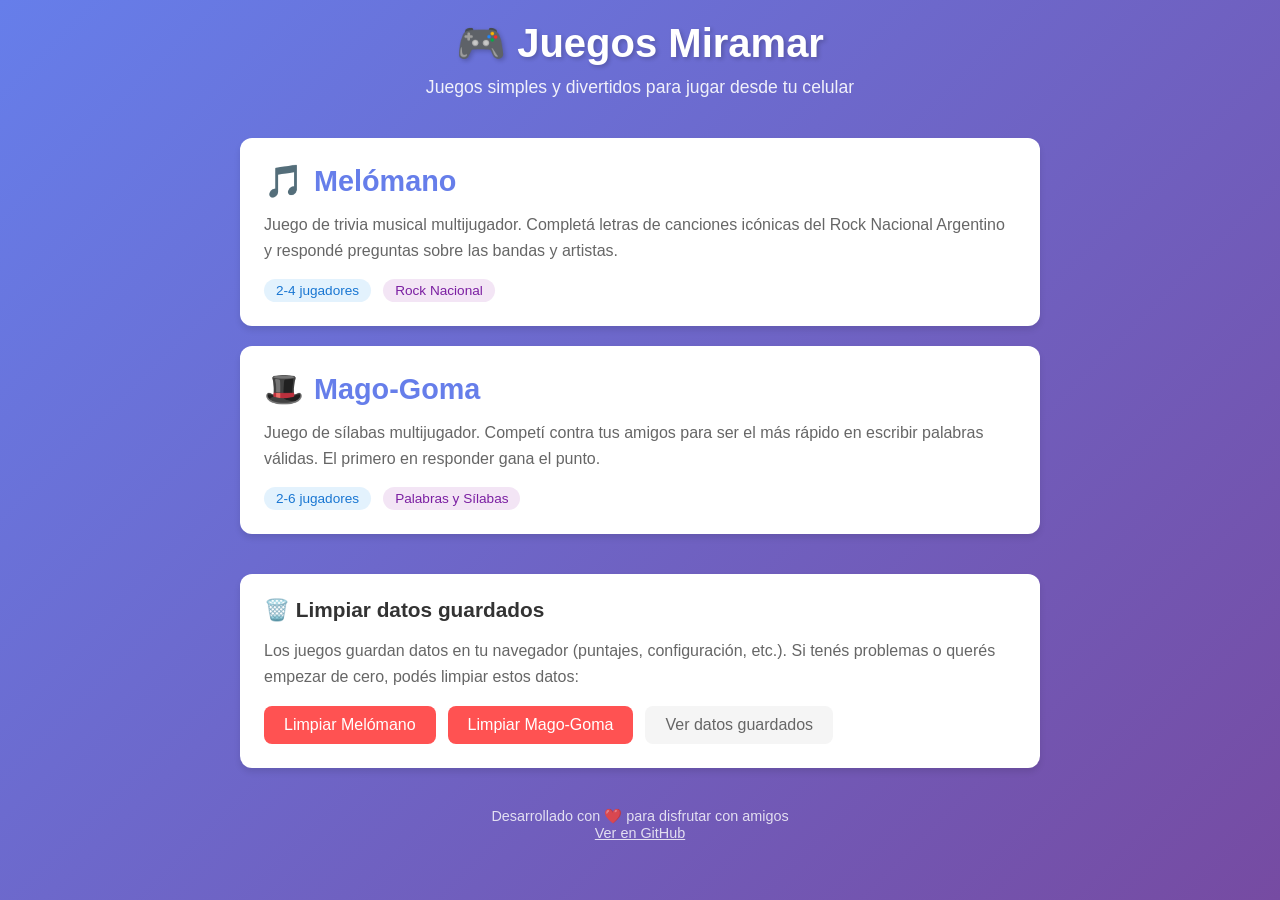
<file: index.html>
<!DOCTYPE html>
<html lang="es">
<head>
  <meta charset="UTF-8">
  <meta name="viewport" content="width=device-width, initial-scale=1.0">
  <title>Juegos Miramar. </title>
  <style>
    * {
      margin: 0;
      padding: 0;
      box-sizing: border-box;
    }

    body {
      font-family: -apple-system, BlinkMacSystemFont, 'Segoe UI', Roboto, Oxygen, Ubuntu, Cantarell, sans-serif;
      background: linear-gradient(135deg, #667eea 0%, #764ba2 100%);
      min-height: 100vh;
      padding: 20px;
      color: #333;
    }

    .container {
      max-width: 800px;
      margin: 0 auto;
    }

    header {
      text-align: center;
      color: white;
      margin-bottom: 40px;
    }

    h1 {
      font-size: 2.5rem;
      margin-bottom: 10px;
      text-shadow: 2px 2px 4px rgba(0, 0, 0, 0.2);
    }

    .subtitle {
      font-size: 1.1rem;
      opacity: 0.9;
    }

    .games-grid {
      display: grid;
      gap: 20px;
      margin-bottom: 40px;
    }

    .game-card {
      background: white;
      border-radius: 12px;
      padding: 24px;
      box-shadow: 0 4px 6px rgba(0, 0, 0, 0.1);
      transition: transform 0.2s, box-shadow 0.2s;
      text-decoration: none;
      color: inherit;
      display: block;
    }

    .game-card:hover {
      transform: translateY(-4px);
      box-shadow: 0 8px 12px rgba(0, 0, 0, 0.15);
    }

    .game-card h2 {
      font-size: 1.8rem;
      margin-bottom: 12px;
      color: #667eea;
      display: flex;
      align-items: center;
      gap: 10px;
    }

    .game-card .icon {
      font-size: 2rem;
    }

    .game-card .description {
      color: #666;
      line-height: 1.6;
      margin-bottom: 16px;
    }

    .game-card .meta {
      display: flex;
      gap: 12px;
      flex-wrap: wrap;
    }

    .badge {
      display: inline-block;
      padding: 4px 12px;
      border-radius: 20px;
      font-size: 0.85rem;
      font-weight: 500;
    }

    .badge-players {
      background: #e3f2fd;
      color: #1976d2;
    }

    .badge-category {
      background: #f3e5f5;
      color: #7b1fa2;
    }

    .storage-section {
      background: white;
      border-radius: 12px;
      padding: 24px;
      box-shadow: 0 4px 6px rgba(0, 0, 0, 0.1);
    }

    .storage-section h3 {
      font-size: 1.3rem;
      margin-bottom: 16px;
      color: #333;
    }

    .storage-buttons {
      display: flex;
      gap: 12px;
      flex-wrap: wrap;
    }

    .btn {
      padding: 10px 20px;
      border: none;
      border-radius: 8px;
      font-size: 1rem;
      font-weight: 500;
      cursor: pointer;
      transition: background 0.2s, transform 0.1s;
      display: inline-flex;
      align-items: center;
      gap: 8px;
    }

    .btn:active {
      transform: scale(0.98);
    }

    .btn-clear {
      background: #ff5252;
      color: white;
    }

    .btn-clear:hover {
      background: #ff1744;
    }

    .btn-info {
      background: #f5f5f5;
      color: #666;
    }

    .btn-info:hover {
      background: #e0e0e0;
    }

    .toast {
      position: fixed;
      bottom: 20px;
      right: 20px;
      background: #323232;
      color: white;
      padding: 16px 24px;
      border-radius: 8px;
      box-shadow: 0 4px 6px rgba(0, 0, 0, 0.2);
      opacity: 0;
      transform: translateY(20px);
      transition: opacity 0.3s, transform 0.3s;
      z-index: 1000;
    }

    .toast.show {
      opacity: 1;
      transform: translateY(0);
    }

    footer {
      text-align: center;
      color: white;
      margin-top: 40px;
      opacity: 0.8;
      font-size: 0.9rem;
    }

    footer a {
      color: white;
      text-decoration: underline;
    }

    @media (max-width: 600px) {
      h1 {
        font-size: 2rem;
      }

      .game-card h2 {
        font-size: 1.5rem;
      }

      .storage-buttons {
        flex-direction: column;
      }

      .btn {
        width: 100%;
        justify-content: center;
      }
    }
  </style>
</head>
<body>
  <div class="container">
    <header>
      <h1>🎮 Juegos Miramar</h1>
      <p class="subtitle">Juegos simples y divertidos para jugar desde tu celular</p>
    </header>

    <main>
      <div class="games-grid">
        <!-- Melómano -->
        <a href="./Melomano/" class="game-card">
          <h2>
            <span class="icon">🎵</span>
            Melómano
          </h2>
          <p class="description">
            Juego de trivia musical multijugador. Completá letras de canciones icónicas del Rock Nacional Argentino y respondé preguntas sobre las bandas y artistas.
          </p>
          <div class="meta">
            <span class="badge badge-players">2-4 jugadores</span>
            <span class="badge badge-category">Rock Nacional</span>
          </div>
        </a>

        <!-- Mago-Goma -->
        <a href="./MagoGoma/" class="game-card">
          <h2>
            <span class="icon">🎩</span>
            Mago-Goma
          </h2>
          <p class="description">
            Juego de sílabas multijugador. Competí contra tus amigos para ser el más rápido en escribir palabras válidas. El primero en responder gana el punto.
          </p>
          <div class="meta">
            <span class="badge badge-players">2-6 jugadores</span>
            <span class="badge badge-category">Palabras y Sílabas</span>
          </div>
        </a>

        <!-- Más juegos se agregarán aquí -->
      </div>

      <div class="storage-section">
        <h3>🗑️ Limpiar datos guardados</h3>
        <p style="color: #666; margin-bottom: 16px; line-height: 1.6;">
          Los juegos guardan datos en tu navegador (puntajes, configuración, etc.). Si tenés problemas o querés empezar de cero, podés limpiar estos datos:
        </p>
        <div class="storage-buttons">
          <button class="btn btn-clear" onclick="clearGameStorage('melomano')">
            Limpiar Melómano
          </button>
          <button class="btn btn-clear" onclick="clearGameStorage('magogoma')">
            Limpiar Mago-Goma
          </button>
          <button class="btn btn-info" onclick="showStorageInfo()">
            Ver datos guardados
          </button>
        </div>
      </div>
    </main>

    <footer>
      <p>
        Desarrollado con ❤️ para disfrutar con amigos<br>
        <a href="https://github.com/diejfer/JuegoMiramar" target="_blank">Ver en GitHub</a>
      </p>
    </footer>
  </div>

  <div id="toast" class="toast"></div>

  <script>
    /**
     * Clear localStorage for a specific game namespace
     */
    function clearGameStorage(gameName) {
      const prefix = `JM:${gameName}`;
      let cleared = 0;

      // Find and remove all keys with this prefix
      const keys = Object.keys(localStorage);
      keys.forEach(key => {
        if (key.startsWith(prefix)) {
          localStorage.removeItem(key);
          cleared++;
        }
      });

      if (cleared > 0) {
        showToast(`✓ Se limpiaron ${cleared} dato(s) de ${gameName}`);
      } else {
        showToast(`No hay datos guardados de ${gameName}`, 'info');
      }
    }

    /**
     * Show storage information
     */
    function showStorageInfo() {
      const keys = Object.keys(localStorage);
      const gameKeys = keys.filter(key => key.startsWith('JM:'));

      if (gameKeys.length === 0) {
        showToast('No hay datos guardados de ningún juego', 'info');
        return;
      }

      // Group by game
      const games = {};
      gameKeys.forEach(key => {
        const gameName = key.split(':')[1];
        if (!games[gameName]) games[gameName] = 0;
        games[gameName]++;
      });

      const message = Object.entries(games)
        .map(([game, count]) => `${game}: ${count} dato(s)`)
        .join('\n');

      alert(`Datos guardados:\n\n${message}`);
    }

    /**
     * Show toast notification
     */
    function showToast(message, type = 'success') {
      const toast = document.getElementById('toast');
      toast.textContent = message;
      toast.classList.add('show');

      setTimeout(() => {
        toast.classList.remove('show');
      }, 3000);
    }

    // Check for updates message
    const urlParams = new URLSearchParams(window.location.search);
    if (urlParams.get('updated') === 'true') {
      setTimeout(() => {
        showToast('¡Bienvenido a Juegos Miramar!');
      }, 500);
    }
  </script>
</body>
</html>
</file>
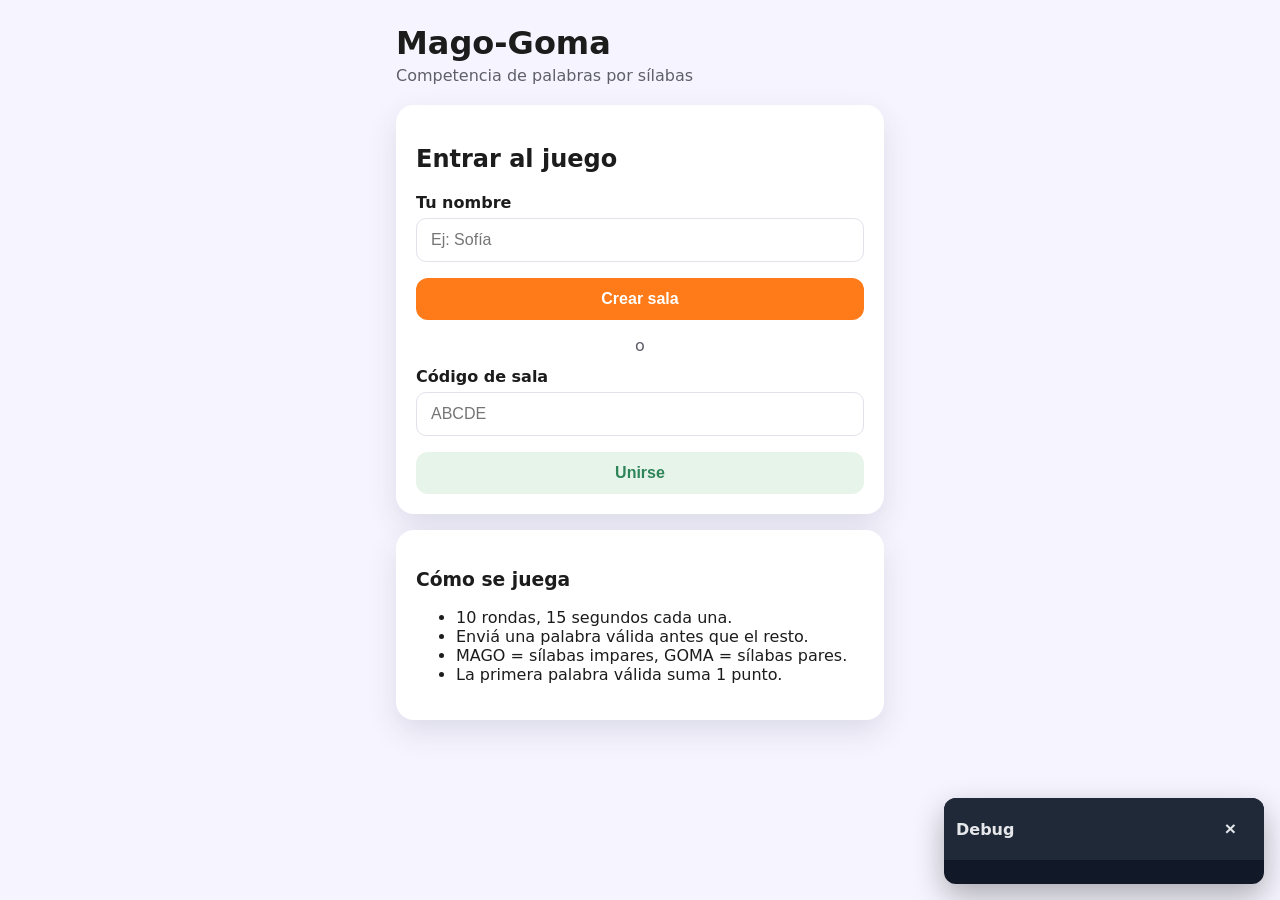
<file: Magogoma/index.html>
<!DOCTYPE html>
<html lang="es">
<head>
  <meta charset="UTF-8" />
  <meta name="viewport" content="width=device-width, initial-scale=1" />
  <title>Mago-Goma</title>
  <link rel="stylesheet" href="style.css" />
  <script src="https://cdn.ably.com/lib/ably.min-1.js"></script>
</head>
<body>
  <div class="app">
    <header class="app-header">
      <div>
        <h1>Mago-Goma</h1>
        <p>Competencia de palabras por sílabas</p>
      </div>
      <button id="debug-toggle" class="ghost-button" hidden>Debug</button>
    </header>

    <section id="screen-lobby" class="screen active">
      <div class="card">
        <h2>Entrar al juego</h2>
        <label class="field">
          <span>Tu nombre</span>
          <input id="player-name" type="text" placeholder="Ej: Sofía" maxlength="16" />
        </label>
        <div class="button-row">
          <button id="create-room" class="primary">Crear sala</button>
        </div>
        <div class="divider">o</div>
        <label class="field">
          <span>Código de sala</span>
          <input id="room-code" type="text" placeholder="ABCDE" maxlength="5" />
        </label>
        <div class="button-row">
          <button id="join-room" class="secondary">Unirse</button>
        </div>
      </div>
      <div class="card">
        <h3>Cómo se juega</h3>
        <ul>
          <li>10 rondas, 15 segundos cada una.</li>
          <li>Enviá una palabra válida antes que el resto.</li>
          <li>MAGO = sílabas impares, GOMA = sílabas pares.</li>
          <li>La primera palabra válida suma 1 punto.</li>
        </ul>
      </div>
    </section>

    <section id="screen-room" class="screen">
      <div class="card">
        <div class="room-code">
          <span>Sala</span>
          <button id="copy-room" class="room-code-value">-----</button>
          <small>Tap para copiar el link</small>
        </div>
        <div class="players">
          <h3>Jugadores</h3>
          <ul id="players-list"></ul>
        </div>
        <div class="button-row">
          <button id="ready-button" class="secondary">Estoy listo</button>
          <button id="start-game" class="primary" disabled>Iniciar juego</button>
        </div>
        <button id="leave-room" class="ghost-button">Salir</button>
      </div>
    </section>

    <section id="screen-game" class="screen">
      <div class="card">
        <div class="round-header">
          <div>
            <span>Ronda</span>
            <strong id="round-counter">1/10</strong>
          </div>
          <div class="timer" id="round-timer">15</div>
        </div>
        <div class="word-box">
          <h2 id="base-word">casa</h2>
          <p id="syllables">ca-sa</p>
          <span id="word-type" class="badge">MAGO</span>
        </div>
        <label class="field">
          <span>Tu palabra</span>
          <input id="word-input" type="text" placeholder="Escribí rápido" autocomplete="off" />
        </label>
        <div class="button-row">
          <button id="send-word" class="primary">Enviar</button>
        </div>
        <div class="responses">
          <h3>Respuestas en vivo</h3>
          <ul id="responses-list"></ul>
        </div>
        <div class="scores">
          <h3>Puntajes</h3>
          <ul id="scores-list"></ul>
        </div>
      </div>
    </section>

    <section id="screen-round-result" class="screen">
      <div class="card">
        <div class="round-winner" id="round-winner">Sin ganador</div>
        <div class="responses">
          <h3>Respuestas</h3>
          <ul id="round-responses"></ul>
        </div>
        <div class="scores">
          <h3>Puntajes</h3>
          <ul id="round-scores"></ul>
        </div>
        <div class="button-row">
          <button id="next-round" class="primary">Siguiente ronda</button>
        </div>
      </div>
    </section>

    <section id="screen-game-over" class="screen">
      <div class="card">
        <div class="final-winner" id="final-winner">Ganador</div>
        <div class="scores">
          <h3>Clasificación final</h3>
          <ol id="final-scores"></ol>
        </div>
        <div class="button-row">
          <button id="play-again" class="primary">Jugar de nuevo</button>
          <button id="back-lobby" class="secondary">Volver al lobby</button>
        </div>
      </div>
    </section>
  </div>

  <div id="debug-panel" class="debug-panel" hidden>
    <div class="debug-header">
      <strong>Debug</strong>
      <button id="debug-close">×</button>
    </div>
    <pre id="debug-log"></pre>
  </div>

  <script src="game.js"></script>
</body>
</html>
</file>
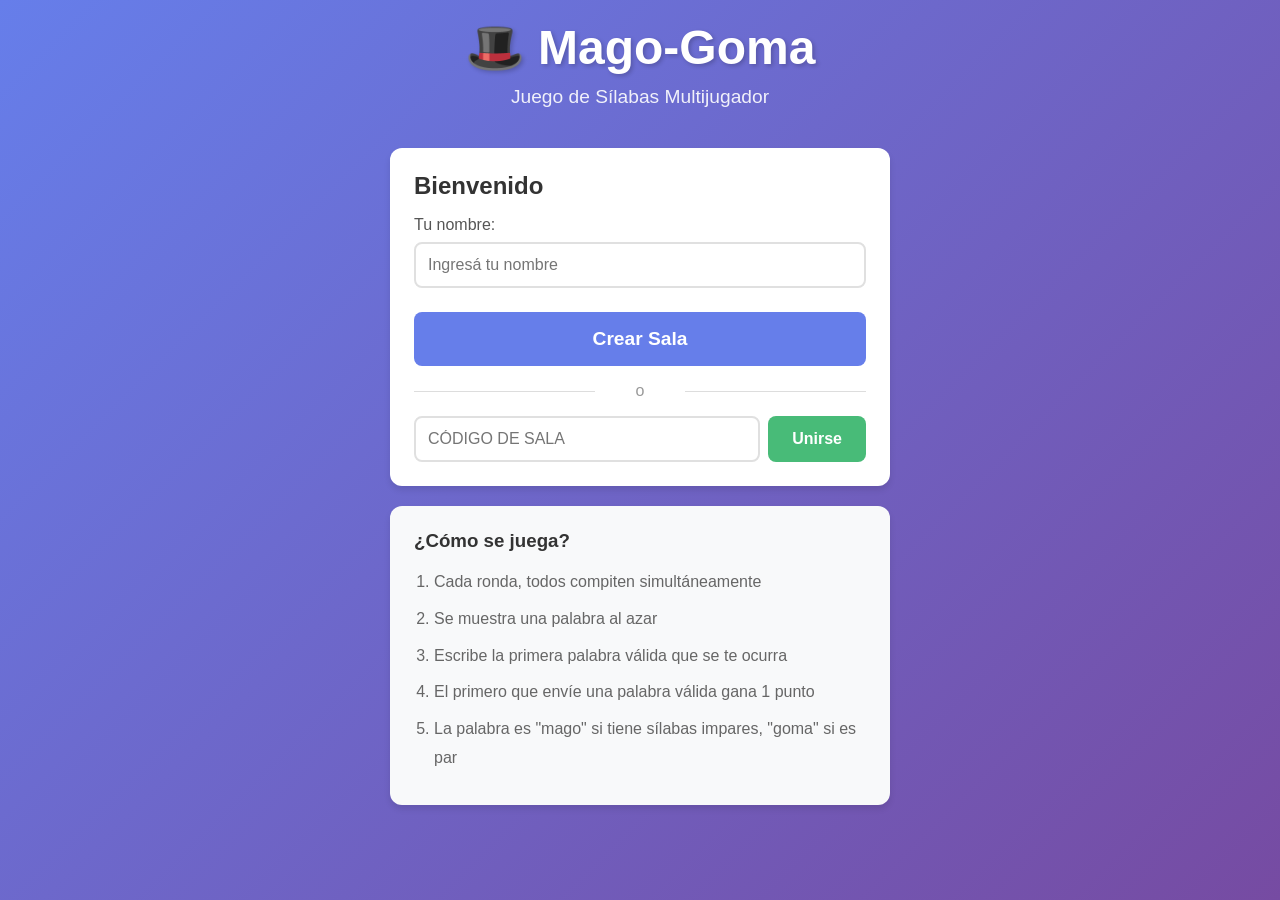
<file: MagoGoma/index.html>
<!DOCTYPE html>
<html lang="es">
<head>
    <meta charset="UTF-8">
    <meta name="viewport" content="width=device-width, initial-scale=1.0">
    <meta name="description" content="Mago-Goma - Juego de sílabas multijugador">
    <title>Mago-Goma - Juego de Sílabas</title>
    <link rel="stylesheet" href="style.css">
</head>
<body>
    <!-- Connection Status Banner -->
    <div id="connection-banner" class="connection-banner hidden">
        <span id="connection-message">Reconectando...</span>
    </div>

    <!-- Main Container -->
    <div id="app" class="container">

        <!-- PANTALLA 1: LOBBY -->
        <div id="screen-lobby" class="screen active">
            <header class="app-header">
                <h1 class="app-title">🎩 Mago-Goma</h1>
                <p class="app-subtitle">Juego de Sílabas Multijugador</p>
            </header>

            <div class="lobby-content">
                <div class="card">
                    <h2>Bienvenido</h2>
                    <div class="form-group">
                        <label for="player-name">Tu nombre:</label>
                        <input
                            type="text"
                            id="player-name"
                            placeholder="Ingresá tu nombre"
                            maxlength="20"
                            autocomplete="off"
                        >
                    </div>

                    <div class="button-group">
                        <button id="btn-create-room" class="btn btn-primary btn-large">
                            Crear Sala
                        </button>
                        <div class="divider">o</div>
                        <div class="join-room-group">
                            <input
                                type="text"
                                id="room-code-input"
                                placeholder="Código de sala"
                                maxlength="5"
                                autocomplete="off"
                            >
                            <button id="btn-join-room" class="btn btn-secondary">
                                Unirse
                            </button>
                        </div>
                    </div>
                </div>

                <div class="card info-card">
                    <h3>¿Cómo se juega?</h3>
                    <ol class="instructions-list">
                        <li>Cada ronda, todos compiten simultáneamente</li>
                        <li>Se muestra una palabra al azar</li>
                        <li>Escribe la primera palabra válida que se te ocurra</li>
                        <li>El primero que envíe una palabra válida gana 1 punto</li>
                        <li>La palabra es "mago" si tiene sílabas impares, "goma" si es par</li>
                    </ol>
                </div>
            </div>
        </div>

        <!-- PANTALLA 2: SALA DE ESPERA -->
        <div id="screen-waiting" class="screen hidden">
            <header class="screen-header">
                <h2>Sala de Espera</h2>
            </header>

            <div class="waiting-content">
                <div id="room-code-container" class="room-code-display" title="Toca para copiar el link de invitación">
                    <span class="label">Código de sala</span>
                    <span id="room-code-display" class="room-code">-----</span>
                    <span class="btn-copy-code">👆 Toca para copiar link</span>
                </div>

                <div id="waiting-instructions" class="card info-card">
                    <h3>⏳ Esperando jugadores...</h3>
                    <p>Compartí el link con tus amigos para que se unan automáticamente.</p>
                    <ol class="instructions-list">
                        <li>Mínimo 2 jugadores para empezar</li>
                        <li>Todos deben marcar "Listo"</li>
                        <li>El host inicia el juego</li>
                    </ol>
                </div>

                <div class="card">
                    <h3>Jugadores (<span id="player-count">0</span>/6)</h3>
                    <ul id="players-list" class="players-list"></ul>
                </div>

                <div class="waiting-actions">
                    <button id="btn-ready" class="btn btn-secondary">
                        <span id="ready-text">Listo</span>
                    </button>
                    <button id="btn-start-game" class="btn btn-primary btn-large hidden">
                        Iniciar Juego
                    </button>
                    <button id="btn-leave-room" class="btn btn-outline">
                        Salir
                    </button>
                </div>
            </div>
        </div>

        <!-- PANTALLA 3: JUGANDO -->
        <div id="screen-playing" class="screen hidden">
            <header class="game-header">
                <div class="game-info">
                    <span class="round-counter">Ronda <span id="current-round">1</span>/10</span>
                    <span class="timer" id="round-timer">⏱️ 10</span>
                </div>
            </header>

            <div class="game-content">
                <div class="card card-game">
                    <div class="starter-word-section">
                        <h3>Palabra inicial:</h3>
                        <div id="starter-word" class="starter-word">CASA</div>
                        <div id="starter-syllables" class="syllables-info">
                            <span class="syllables-label">Sílabas:</span>
                            <span id="syllables-display" class="syllables">ca-sa (2)</span>
                            <span id="word-type" class="word-type goma">GOMA</span>
                        </div>
                    </div>

                    <div class="input-section">
                        <h3>¡Escribí una palabra rápido!</h3>
                        <div class="input-group">
                            <input
                                type="text"
                                id="word-input"
                                class="word-input"
                                placeholder="Tu palabra..."
                                autocomplete="off"
                            >
                            <button id="btn-submit-word" class="btn btn-primary">
                                Enviar
                            </button>
                        </div>
                        <div id="word-feedback" class="word-feedback hidden"></div>
                    </div>

                    <div class="live-answers-section">
                        <h4>Respuestas en vivo:</h4>
                        <ul id="live-answers" class="live-answers-list"></ul>
                    </div>
                </div>

                <div class="scoreboard-mini">
                    <h4>Puntajes:</h4>
                    <ul id="game-scoreboard"></ul>
                </div>
            </div>
        </div>

        <!-- PANTALLA 4: RESULTADO DE RONDA -->
        <div id="screen-round-results" class="screen hidden">
            <header class="screen-header">
                <h2>Resultado de la Ronda</h2>
            </header>

            <div class="results-content">
                <div class="card">
                    <div class="winner-announcement">
                        <div class="winner-icon">🏆</div>
                        <h3 id="round-winner-name">Jugador</h3>
                        <p class="winner-message">¡Fue el más rápido!</p>
                    </div>

                    <div class="round-details">
                        <p class="round-word">
                            Palabra ganadora: <strong id="winning-word">---</strong>
                        </p>
                        <div id="winning-syllables" class="syllables-info">
                            <span id="winning-syllables-display">---</span>
                            <span id="winning-word-type" class="word-type">---</span>
                        </div>
                    </div>

                    <div class="all-answers">
                        <h4>Todas las respuestas:</h4>
                        <ul id="all-answers-list"></ul>
                    </div>

                    <div class="next-round-actions">
                        <button id="btn-next-round" class="btn btn-primary btn-large">
                            Siguiente Ronda ▶
                        </button>
                        <p class="next-round-hint">Cualquier jugador puede continuar</p>
                    </div>
                </div>

                <div class="scoreboard-mini">
                    <h4>Puntajes actuales:</h4>
                    <ul id="results-scoreboard"></ul>
                </div>
            </div>
        </div>

        <!-- PANTALLA 5: FIN DEL JUEGO -->
        <div id="screen-game-over" class="screen hidden">
            <header class="screen-header">
                <h2>¡Juego Terminado!</h2>
            </header>

            <div class="gameover-content">
                <div class="winner-section">
                    <div class="trophy">🏆</div>
                    <h3>¡Ganador!</h3>
                    <p id="winner-name" class="winner-name">---</p>
                    <p id="winner-score" class="winner-score">0 puntos</p>
                </div>

                <div class="card">
                    <h3>Clasificación Final</h3>
                    <ol id="final-scoreboard" class="final-scoreboard"></ol>
                </div>

                <div class="gameover-actions">
                    <button id="btn-play-again" class="btn btn-primary btn-large">
                        Jugar de Nuevo
                    </button>
                    <button id="btn-back-to-lobby" class="btn btn-outline">
                        Volver al Lobby
                    </button>
                </div>
            </div>
        </div>

    </div>

    <!-- Toast Notifications -->
    <div id="toast-container" class="toast-container"></div>

    <!-- Scripts -->
    <script src="https://cdn.ably.com/lib/ably.min-1.js"></script>
    <script src="syllables.js"></script>
    <script src="game.js"></script>
</body>
</html>
</file>
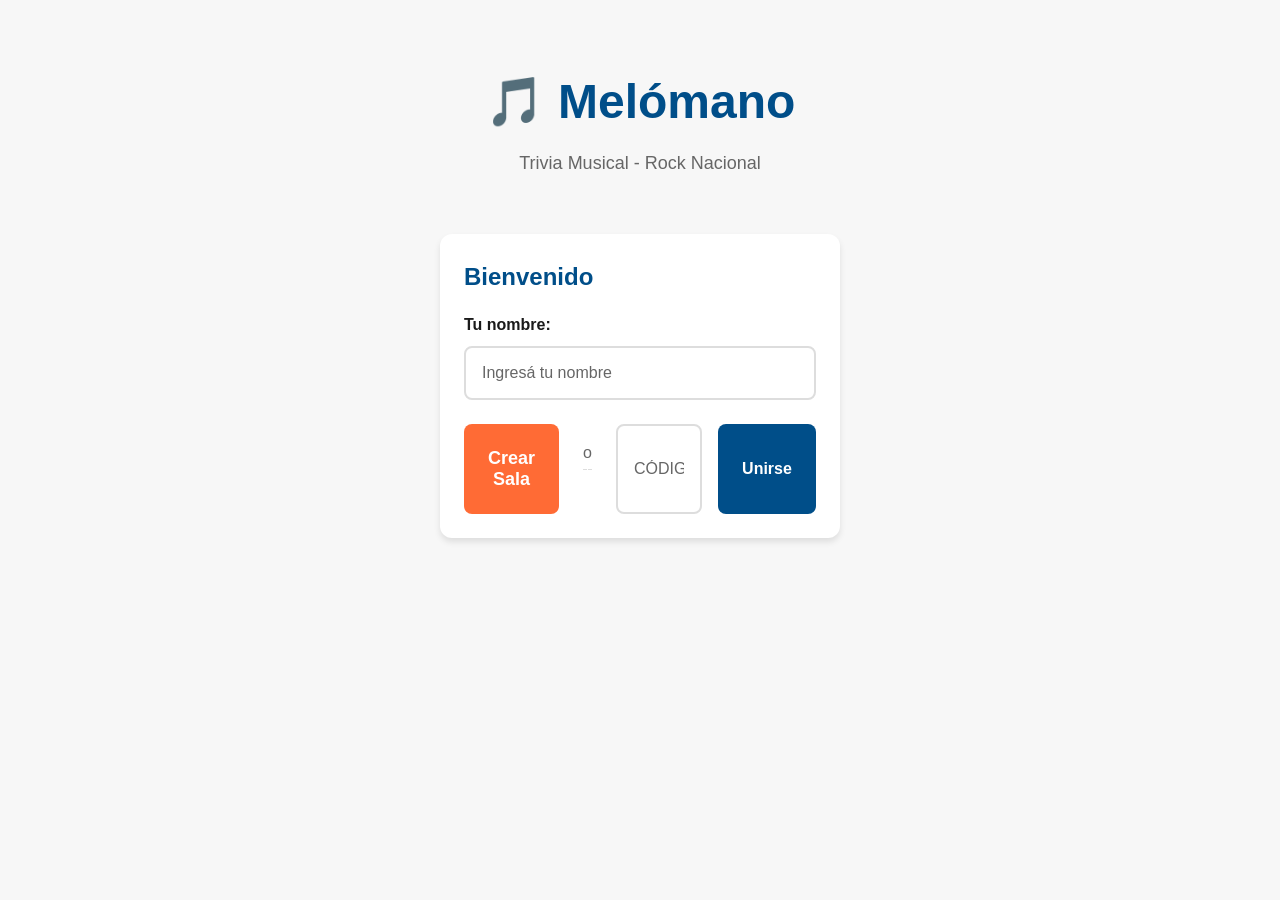
<file: Melomano/index.html>
<!DOCTYPE html>
<html lang="es">
<head>
    <meta charset="UTF-8">
    <meta name="viewport" content="width=device-width, initial-scale=1.0">
    <meta name="description" content="Melómano - Juego de trivia musical multijugador de Rock Nacional Argentino">
    <title>Melómano - Juego de Música</title>
    <link rel="stylesheet" href="style.css">
</head>
<body>
    <!-- Debug Panel (hidden by default, shown with ?debug=true) -->
    <div id="debug-panel" class="debug-panel hidden">
        <div class="debug-header">
            <h3>🐛 Debug Mode</h3>
            <button id="debug-toggle" class="debug-toggle">−</button>
        </div>
        <div id="debug-content" class="debug-content">
            <div class="debug-section">
                <h4>Game State</h4>
                <pre id="debug-state"></pre>
            </div>
            <div class="debug-section">
                <h4>Ably Messages</h4>
                <div id="debug-messages" class="debug-messages"></div>
            </div>
            <div class="debug-section">
                <h4>Controls</h4>
                <button id="debug-skip-turn">Skip Turn</button>
                <button id="debug-add-points">+5 Points</button>
                <button id="debug-end-game">End Game</button>
            </div>
        </div>
    </div>

    <!-- Connection Status Banner -->
    <div id="connection-banner" class="connection-banner hidden">
        <span id="connection-message">Reconectando...</span>
    </div>

    <!-- Main Container -->
    <div id="app" class="container">

        <!-- PANTALLA 1: LOBBY -->
        <div id="screen-lobby" class="screen active">
            <header class="app-header">
                <h1 class="app-title">🎵 Melómano</h1>
                <p class="app-subtitle">Trivia Musical - Rock Nacional</p>
            </header>

            <div class="lobby-content">
                <div class="card">
                    <h2>Bienvenido</h2>
                    <div class="form-group">
                        <label for="player-name">Tu nombre:</label>
                        <input
                            type="text"
                            id="player-name"
                            placeholder="Ingresá tu nombre"
                            maxlength="20"
                            autocomplete="off"
                        >
                    </div>

                    <div class="button-group">
                        <button id="btn-create-room" class="btn btn-primary btn-large">
                            Crear Sala
                        </button>
                        <div class="divider">o</div>
                        <div class="join-room-group">
                            <input
                                type="text"
                                id="room-code-input"
                                placeholder="Código de sala"
                                maxlength="5"
                                autocomplete="off"
                            >
                            <button id="btn-join-room" class="btn btn-secondary">
                                Unirse
                            </button>
                        </div>
                    </div>
                </div>

                <!-- Active Rooms (Optional feature) -->
                <div id="active-rooms" class="active-rooms hidden">
                    <h3>Salas Activas</h3>
                    <div id="rooms-list"></div>
                </div>
            </div>
        </div>

        <!-- PANTALLA 2: SALA DE ESPERA -->
        <div id="screen-waiting" class="screen hidden">
            <header class="screen-header">
                <h2>Sala de Espera</h2>
            </header>

            <div class="waiting-content">
                <div id="room-code-container" class="room-code-display" title="Toca para copiar el link de invitación">
                    <span class="label">Código de sala</span>
                    <span id="room-code-display" class="room-code">-----</span>
                    <span class="btn-copy-code">👆 Toca para copiar link</span>
                </div>

                <div id="waiting-hype" class="card hype-card">
                    <p class="hype-text">🎸 ¡Dale que va! 🎸</p>
                </div>

                <div id="waiting-instructions" class="card info-card">
                    <h3>⏳ Esperando jugadores...</h3>
                    <p>Compartí el link con tus amigos para que se unan automáticamente.</p>
                    <ol class="instructions-list">
                        <li>Mínimo 2 jugadores para empezar</li>
                        <li>Todos deben marcar "Listo"</li>
                        <li>El host inicia el juego</li>
                    </ol>
                </div>

                <div class="card">
                    <h3>Jugadores (<span id="player-count">0</span>/4)</h3>
                    <ul id="players-list" class="players-list"></ul>
                </div>

                <div class="waiting-actions">
                    <button id="btn-ready" class="btn btn-secondary">
                        <span id="ready-text">Listo</span>
                    </button>
                    <button id="btn-start-game" class="btn btn-primary btn-large hidden">
                        Iniciar Juego
                    </button>
                    <button id="btn-leave-room" class="btn btn-outline">
                        Salir
                    </button>
                </div>
            </div>
        </div>

        <!-- PANTALLA 3A: JUEGO - TURNO ACTIVO (para el jugador actual) -->
        <div id="screen-playing-active" class="screen hidden">
            <header class="game-header">
                <div class="game-info">
                    <span class="card-counter">Tarjeta <span id="active-card-num">1</span>/12</span>
                    <span class="timer" id="active-timer">⏱️ 2:00</span>
                    <span class="score">Score: <span id="active-score">0</span></span>
                </div>
            </header>

            <div class="game-content">
                <div class="card card-question">
                    <div class="lyrics-section">
                        <p id="active-lyrics" class="lyrics"></p>
                    </div>

                    <div class="answers-section">
                        <h3>Completá las palabras:</h3>
                        <div class="form-group">
                            <label>Palabra 1:</label>
                            <input
                                type="text"
                                id="active-word1"
                                class="input-word"
                                autocomplete="off"
                            >
                        </div>
                        <div class="form-group">
                            <label>Palabra 2:</label>
                            <input
                                type="text"
                                id="active-word2"
                                class="input-word"
                                autocomplete="off"
                            >
                        </div>

                        <h3>Respondé las preguntas:</h3>
                        <div id="active-questions" class="questions-list"></div>

                        <button id="btn-submit-answers" class="btn btn-primary btn-large">
                            Enviar Respuestas
                        </button>
                    </div>
                </div>
            </div>
        </div>

        <!-- PANTALLA 3B: JUEGO - VISTA DE VALIDACIÓN (para los otros jugadores) -->
        <div id="screen-playing-validation" class="screen hidden">
            <header class="game-header">
                <div class="game-info">
                    <span class="turn-player">Turno de <strong id="validation-player-name">---</strong></span>
                    <span class="card-counter">Tarjeta <span id="validation-card-num">1</span>/12</span>
                    <span class="timer" id="validation-timer">⏱️ 2:00</span>
                </div>
            </header>

            <div class="game-content">
                <div class="card card-validation">
                    <h2 class="validation-title">RESPUESTAS PARA VALIDAR</h2>

                    <div class="lyrics-section">
                        <p id="validation-lyrics" class="lyrics"></p>
                    </div>

                    <div class="answers-display">
                        <div class="answer-group">
                            <h3>Palabras faltantes:</h3>
                            <ul class="answer-list">
                                <li>• <span id="validation-word1">---</span></li>
                                <li>• <span id="validation-word2">---</span></li>
                            </ul>
                        </div>

                        <div class="answer-group">
                            <h3>Preguntas:</h3>
                            <ol id="validation-questions" class="answer-list"></ol>
                        </div>

                        <div class="waiting-indicator">
                            <div class="spinner"></div>
                            <p>Esperando que <strong id="validation-waiting-name">---</strong> responda...</p>
                        </div>
                    </div>
                </div>
            </div>
        </div>

        <!-- PANTALLA 4: RESULTADOS DEL TURNO -->
        <div id="screen-turn-results" class="screen hidden">
            <header class="screen-header">
                <h2>Resultados del Turno</h2>
            </header>

            <div class="results-content">
                <div class="card">
                    <div class="turn-score">
                        <h3 id="results-player-name">---</h3>
                        <p class="points-earned">obtuvo <strong id="results-points">0</strong> puntos</p>
                    </div>

                    <div class="results-details">
                        <h4>Detalle:</h4>
                        <ul id="results-list" class="results-list"></ul>
                    </div>

                    <div class="video-embed">
                        <h4>🎵 Escuchá la canción:</h4>
                        <div id="results-video-container" class="video-container"></div>
                    </div>

                    <div class="next-turn-actions">
                        <button id="btn-next-turn" class="btn btn-primary btn-large">
                            Siguiente Carta ▶
                        </button>
                        <p class="next-turn-hint">Cualquier jugador puede continuar</p>
                    </div>
                </div>

                <div class="scoreboard-mini">
                    <h4>Puntajes actuales:</h4>
                    <ul id="mini-scoreboard"></ul>
                </div>
            </div>
        </div>

        <!-- PANTALLA 5: FIN DEL JUEGO -->
        <div id="screen-game-over" class="screen hidden">
            <header class="screen-header">
                <h2>¡Juego Terminado!</h2>
            </header>

            <div class="gameover-content">
                <div class="winner-section">
                    <div class="trophy">🏆</div>
                    <h3>¡Ganador!</h3>
                    <p id="winner-name" class="winner-name">---</p>
                    <p id="winner-score" class="winner-score">0 puntos</p>
                </div>

                <div class="card">
                    <h3>Clasificación Final</h3>
                    <ol id="final-scoreboard" class="final-scoreboard"></ol>
                </div>

                <div class="gameover-actions">
                    <button id="btn-play-again" class="btn btn-primary btn-large">
                        Jugar de Nuevo
                    </button>
                    <button id="btn-back-to-lobby" class="btn btn-outline">
                        Volver al Lobby
                    </button>
                </div>
            </div>
        </div>

    </div>

    <!-- Toast Notifications -->
    <div id="toast-container" class="toast-container"></div>

    <!-- Scripts -->
    <script src="https://cdn.ably.com/lib/ably.min-1.js"></script>
    <script src="data/rock-nacional.js"></script>
    <script src="game.js"></script>
</body>
</html>
</file>
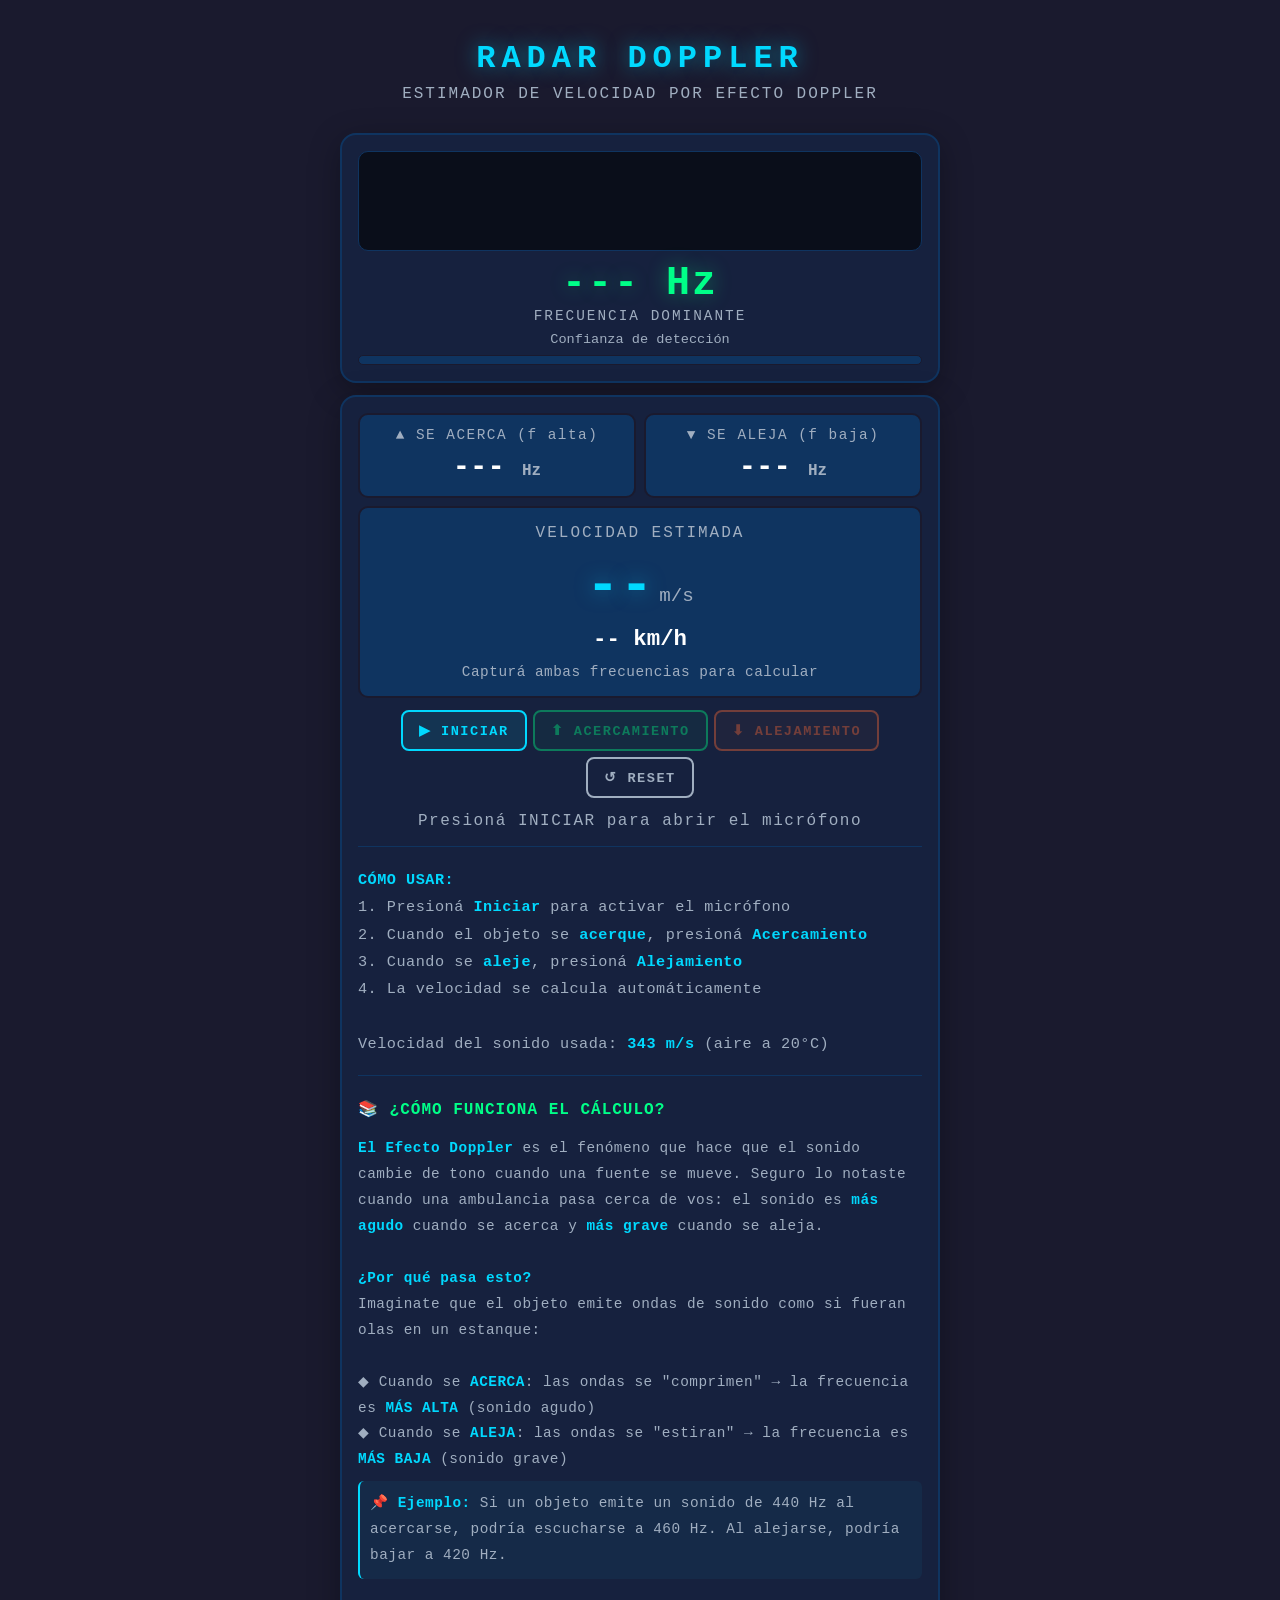
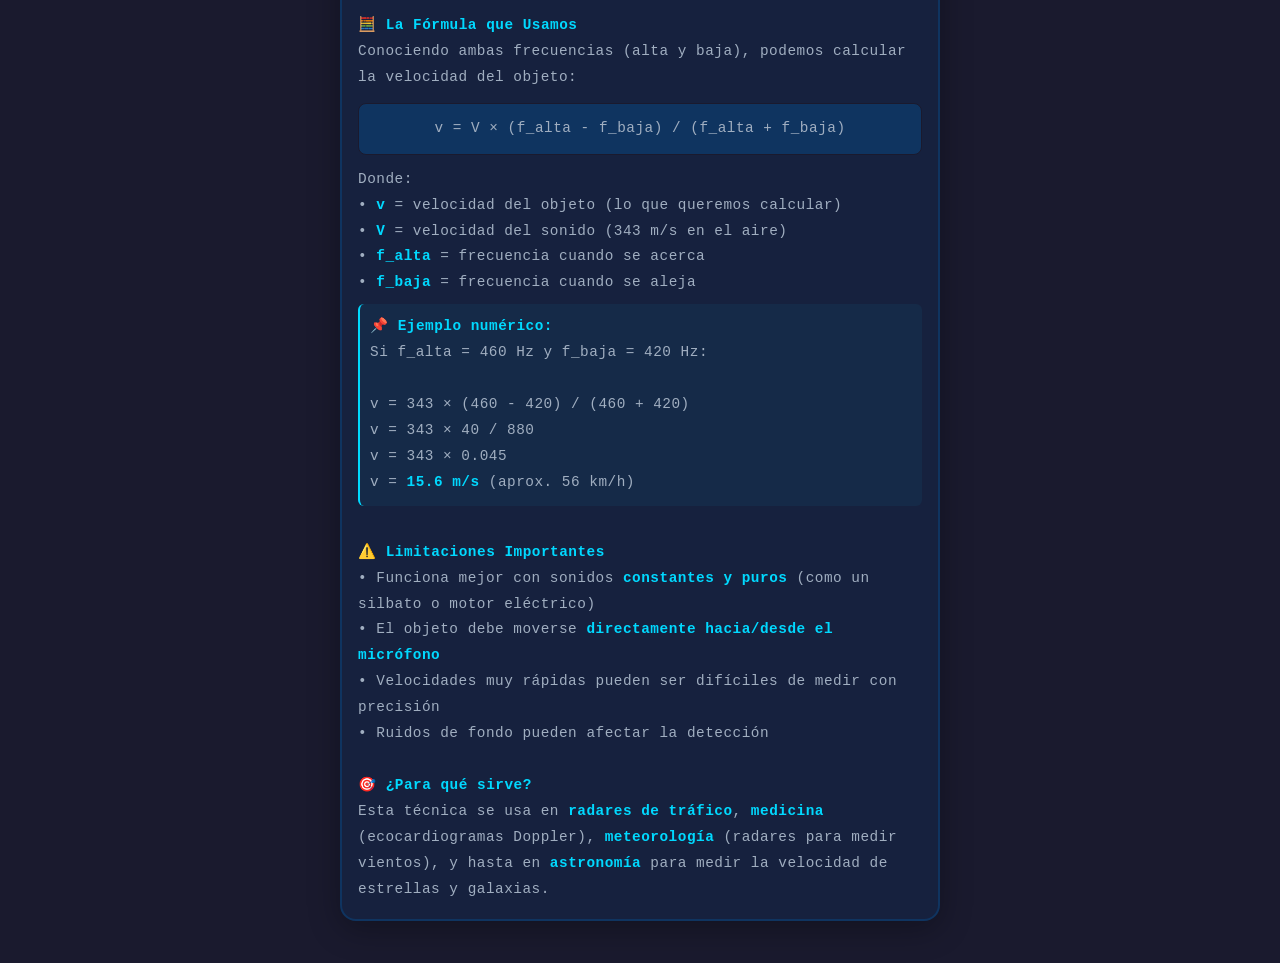
<file: dopler.html>
<!DOCTYPE html>
<html lang="es">
<head>
<meta charset="UTF-8">
<meta name="viewport" content="width=device-width, initial-scale=1.0">
<title>Radar Doppler</title>
<style>
  * { box-sizing: border-box; margin: 0; padding: 0; }
  body {
    background: #1a1a2e;
    color: #ffffff;
    font-family: 'Courier New', monospace;
    min-height: 100vh;
    display: flex;
    flex-direction: column;
    align-items: center;
    padding: 30px 20px;
  }
  .dop-title {
    font-size: 2rem;
    letter-spacing: 6px;
    color: #00d9ff;
    text-align: center;
    font-weight: 600;
    margin-bottom: 8px;
    margin-top: 10px;
    text-transform: uppercase;
    text-shadow: 0 0 20px rgba(0, 217, 255, 0.5);
  }
  .dop-subtitle {
    font-size: 1rem;
    color: #a0aec0;
    letter-spacing: 2px;
    text-align: center;
    margin-bottom: 30px;
  }
  .dop-card {
    background: #16213e;
    border: 2px solid #0f3460;
    border-radius: 16px;
    padding: 16px;
    width: 100%;
    max-width: 600px;
    margin-bottom: 12px;
    box-shadow: 0 8px 32px rgba(0, 0, 0, 0.3);
  }
  canvas#spectrumCanvas {
    width: 100%;
    height: 100px;
    display: block;
    border-radius: 10px;
    background: #0a0e1a;
    border: 1px solid #0f3460;
  }
  .dop-freq-big {
    font-size: 2.5rem;
    font-weight: 600;
    color: #00ff88;
    text-align: center;
    letter-spacing: 2px;
    margin: 10px 0 2px;
    text-shadow: 0 0 20px rgba(0, 255, 136, 0.4);
  }
  .dop-freq-label {
    text-align: center;
    color: #a0aec0;
    font-size: 0.9rem;
    letter-spacing: 2px;
    font-weight: 500;
  }
  .dop-conf-label {
    font-size: 0.85rem;
    color: #a0aec0;
    text-align: center;
    margin-top: 8px;
    font-weight: 500;
  }
  .dop-bar-wrap {
    background: #0f3460;
    border-radius: 8px;
    height: 10px;
    margin-top: 8px;
    border: 1px solid #1a1a2e;
  }
  .dop-bar-fill {
    height: 10px;
    border-radius: 8px;
    background: linear-gradient(90deg, #00d9ff, #00ff88);
    transition: width 0.3s;
    box-shadow: 0 0 10px rgba(0, 255, 136, 0.5);
  }
  .dop-phases {
    display: grid;
    grid-template-columns: 1fr 1fr;
    gap: 8px;
    margin-bottom: 8px;
  }
  .dop-phase-box {
    background: #0f3460;
    border: 2px solid #1a1a2e;
    border-radius: 10px;
    padding: 12px;
    text-align: center;
    transition: all 0.3s;
  }
  .dop-phase-box.locked-approach {
    border: 2px solid #00ff88;
    background: rgba(0, 255, 136, 0.1);
    box-shadow: 0 0 20px rgba(0, 255, 136, 0.3);
  }
  .dop-phase-box.locked-recede {
    border: 2px solid #ff6b35;
    background: rgba(255, 107, 53, 0.1);
    box-shadow: 0 0 20px rgba(255, 107, 53, 0.3);
  }
  .dop-phase-label {
    font-size: 0.9rem;
    letter-spacing: 1.5px;
    color: #a0aec0;
    margin-bottom: 8px;
    font-weight: 500;
  }
  .dop-phase-freq {
    font-size: 1.8rem;
    color: #ffffff;
    font-weight: 600;
  }
  .dop-phase-freq .unit {
    font-size: 1rem;
    color: #a0aec0;
  }
  .dop-result-box {
    background: #0f3460;
    border: 2px solid #1a1a2e;
    border-radius: 10px;
    padding: 16px;
    text-align: center;
    margin-bottom: 12px;
    transition: all 0.4s;
  }
  .dop-result-box.show {
    border: 2px solid #ff6b35;
    background: rgba(255, 107, 53, 0.1);
    box-shadow: 0 0 30px rgba(255, 107, 53, 0.4);
  }
  .dop-result-title {
    font-size: 1rem;
    letter-spacing: 2px;
    color: #a0aec0;
    margin-bottom: 12px;
    font-weight: 500;
  }
  .dop-speed-ms {
    font-size: 3.5rem;
    font-weight: 700;
    color: #00d9ff;
    text-shadow: 0 0 20px rgba(0, 217, 255, 0.5);
  }
  .dop-speed-unit {
    font-size: 1.2rem;
    color: #a0aec0;
    margin-left: 6px;
  }
  .dop-speed-kmh {
    font-size: 1.4rem;
    color: #ffffff;
    margin-top: 8px;
    font-weight: 600;
  }
  .dop-result-detail {
    font-size: 0.9rem;
    color: #a0aec0;
    margin-top: 12px;
    letter-spacing: 0.5px;
    word-break: break-all;
  }
  .dop-btn-row {
    display: flex;
    gap: 6px;
    justify-content: center;
    flex-wrap: wrap;
    margin-bottom: 6px;
  }
  .dop-btn {
    padding: 10px 16px;
    border-radius: 8px;
    font-family: 'Courier New', monospace;
    font-size: 0.85rem;
    letter-spacing: 1.5px;
    cursor: pointer;
    text-transform: uppercase;
    font-weight: 600;
    transition: all 0.2s;
    border: 2px solid;
    background: transparent;
    color: #ffffff;
  }
  .dop-btn:hover:not(:disabled) {
    transform: translateY(-2px);
    box-shadow: 0 4px 12px rgba(0, 0, 0, 0.3);
  }
  .dop-btn:disabled { opacity: 0.4; cursor: not-allowed; transform: none; }
  .dop-btn-start {
    border-color: #00d9ff;
    color: #00d9ff;
    background: rgba(0, 217, 255, 0.1);
  }
  .dop-btn-start:hover:not(:disabled) {
    background: #00d9ff;
    color: #1a1a2e;
    box-shadow: 0 0 20px rgba(0, 217, 255, 0.5);
  }
  .dop-btn-approach {
    border-color: #00ff88;
    color: #00ff88;
    background: rgba(0, 255, 136, 0.1);
  }
  .dop-btn-approach:hover:not(:disabled) {
    background: #00ff88;
    color: #1a1a2e;
    box-shadow: 0 0 20px rgba(0, 255, 136, 0.5);
  }
  .dop-btn-recede {
    border-color: #ff6b35;
    color: #ff6b35;
    background: rgba(255, 107, 53, 0.1);
  }
  .dop-btn-recede:hover:not(:disabled) {
    background: #ff6b35;
    color: #1a1a2e;
    box-shadow: 0 0 20px rgba(255, 107, 53, 0.5);
  }
  .dop-btn-reset {
    border-color: #a0aec0;
    color: #a0aec0;
  }
  .dop-btn-reset:hover:not(:disabled) {
    background: #a0aec0;
    color: #1a1a2e;
  }
  .dop-status {
    font-size: 1rem;
    letter-spacing: 1.5px;
    color: #a0aec0;
    text-align: center;
    min-height: 24px;
    padding: 8px 0;
    font-weight: 500;
  }
  .dop-status.ok { color: #00ff88; }
  .dop-status.warn { color: #ff6b35; }
  .dop-instructions {
    font-size: 0.95rem;
    color: #a0aec0;
    line-height: 1.8;
    letter-spacing: 0.5px;
    padding-top: 20px;
    border-top: 1px solid #0f3460;
    margin-top: 8px;
  }
  .dop-instructions b { color: #00d9ff; font-weight: 600; }
  .dop-explanation {
    font-size: 0.9rem;
    color: #a0aec0;
    line-height: 1.8;
    letter-spacing: 0.5px;
    padding-top: 20px;
    border-top: 1px solid #0f3460;
    margin-top: 16px;
  }
  .dop-explanation h3 {
    color: #00ff88;
    font-size: 1rem;
    margin-bottom: 12px;
    letter-spacing: 1px;
  }
  .dop-explanation b { color: #00d9ff; font-weight: 600; }
  .dop-explanation .formula {
    background: #0f3460;
    padding: 12px;
    border-radius: 8px;
    margin: 12px 0;
    text-align: center;
    font-family: 'Courier New', monospace;
    border: 1px solid #1a1a2e;
  }
  .dop-explanation .example {
    background: rgba(0, 217, 255, 0.05);
    padding: 10px;
    border-radius: 6px;
    margin: 8px 0;
    border-left: 2px solid #00d9ff;
  }
</style>
</head>
<body>

<div class="dop-title">RADAR DOPPLER</div>
<div class="dop-subtitle">ESTIMADOR DE VELOCIDAD POR EFECTO DOPPLER</div>

<div class="dop-card">
  <canvas id="spectrumCanvas"></canvas>
  <div class="dop-freq-big" id="freqDisplay">--- Hz</div>
  <div class="dop-freq-label">FRECUENCIA DOMINANTE</div>
  <div class="dop-conf-label">Confianza de detección</div>
  <div class="dop-bar-wrap"><div class="dop-bar-fill" id="confBar" style="width:0%"></div></div>
</div>

<div class="dop-card">
  <div class="dop-phases">
    <div class="dop-phase-box" id="boxApproach">
      <div class="dop-phase-label">▲ SE ACERCA (f alta)</div>
      <div class="dop-phase-freq" id="freqApproach">--- <span class="unit">Hz</span></div>
    </div>
    <div class="dop-phase-box" id="boxRecede">
      <div class="dop-phase-label">▼ SE ALEJA (f baja)</div>
      <div class="dop-phase-freq" id="freqRecede">--- <span class="unit">Hz</span></div>
    </div>
  </div>

  <div class="dop-result-box" id="resultBox">
    <div class="dop-result-title">VELOCIDAD ESTIMADA</div>
    <div><span class="dop-speed-ms" id="speedMs">--</span><span class="dop-speed-unit">m/s</span></div>
    <div class="dop-speed-kmh" id="speedKmh">-- km/h</div>
    <div class="dop-result-detail" id="resultDetail">Capturá ambas frecuencias para calcular</div>
  </div>

  <div class="dop-btn-row">
    <button class="dop-btn dop-btn-start" id="btnStart">▶ Iniciar</button>
    <button class="dop-btn dop-btn-approach" id="btnLockApproach" disabled>⬆ Acercamiento</button>
    <button class="dop-btn dop-btn-recede" id="btnLockRecede" disabled>⬇ Alejamiento</button>
    <button class="dop-btn dop-btn-reset" id="btnReset">↺ Reset</button>
  </div>

  <div class="dop-status" id="statusBar">Presioná INICIAR para abrir el micrófono</div>

  <div class="dop-instructions">
    <b>CÓMO USAR:</b><br>
    1. Presioná <b>Iniciar</b> para activar el micrófono<br>
    2. Cuando el objeto se <b>acerque</b>, presioná <b>Acercamiento</b><br>
    3. Cuando se <b>aleje</b>, presioná <b>Alejamiento</b><br>
    4. La velocidad se calcula automáticamente<br><br>
    Velocidad del sonido usada: <b>343 m/s</b> (aire a 20°C)
  </div>

  <div class="dop-explanation">
    <h3>📚 ¿CÓMO FUNCIONA EL CÁLCULO?</h3>

    <b>El Efecto Doppler</b> es el fenómeno que hace que el sonido cambie de tono cuando una fuente se mueve. Seguro lo notaste cuando una ambulancia pasa cerca de vos: el sonido es <b>más agudo</b> cuando se acerca y <b>más grave</b> cuando se aleja.

    <br><br>
    <b>¿Por qué pasa esto?</b><br>
    Imaginate que el objeto emite ondas de sonido como si fueran olas en un estanque:
    <br><br>
    ◆ Cuando se <b>ACERCA</b>: las ondas se "comprimen" → la frecuencia es <b>MÁS ALTA</b> (sonido agudo)<br>
    ◆ Cuando se <b>ALEJA</b>: las ondas se "estiran" → la frecuencia es <b>MÁS BAJA</b> (sonido grave)

    <div class="example">
      📌 <b>Ejemplo:</b> Si un objeto emite un sonido de 440 Hz al acercarse, podría escucharse a 460 Hz. Al alejarse, podría bajar a 420 Hz.
    </div>

    <br>
    <b>🧮 La Fórmula que Usamos</b><br>
    Conociendo ambas frecuencias (alta y baja), podemos calcular la velocidad del objeto:

    <div class="formula">
      v = V × (f_alta - f_baja) / (f_alta + f_baja)
    </div>

    Donde:<br>
    • <b>v</b> = velocidad del objeto (lo que queremos calcular)<br>
    • <b>V</b> = velocidad del sonido (343 m/s en el aire)<br>
    • <b>f_alta</b> = frecuencia cuando se acerca<br>
    • <b>f_baja</b> = frecuencia cuando se aleja

    <div class="example">
      📌 <b>Ejemplo numérico:</b><br>
      Si f_alta = 460 Hz y f_baja = 420 Hz:<br><br>
      v = 343 × (460 - 420) / (460 + 420)<br>
      v = 343 × 40 / 880<br>
      v = 343 × 0.045<br>
      v = <b>15.6 m/s</b> (aprox. 56 km/h)
    </div>

    <br>
    <b>⚠️ Limitaciones Importantes</b><br>
    • Funciona mejor con sonidos <b>constantes y puros</b> (como un silbato o motor eléctrico)<br>
    • El objeto debe moverse <b>directamente hacia/desde el micrófono</b><br>
    • Velocidades muy rápidas pueden ser difíciles de medir con precisión<br>
    • Ruidos de fondo pueden afectar la detección

    <br><br>
    <b>🎯 ¿Para qué sirve?</b><br>
    Esta técnica se usa en <b>radares de tráfico</b>, <b>medicina</b> (ecocardiogramas Doppler), <b>meteorología</b> (radares para medir vientos), y hasta en <b>astronomía</b> para medir la velocidad de estrellas y galaxias.
  </div>
</div>

<script>
const SPEED_OF_SOUND = 343;
let audioCtx, analyser, source, stream, animFrame, running = false;
let freqApproach = null, freqRecede = null;

const canvas = document.getElementById('spectrumCanvas');
const ctx2d = canvas.getContext('2d');
const freqDisplay = document.getElementById('freqDisplay');
const freqApproachEl = document.getElementById('freqApproach');
const freqRecedeEl = document.getElementById('freqRecede');
const speedMsEl = document.getElementById('speedMs');
const speedKmhEl = document.getElementById('speedKmh');
const resultDetail = document.getElementById('resultDetail');
const resultBox = document.getElementById('resultBox');
const statusBar = document.getElementById('statusBar');
const confBar = document.getElementById('confBar');
const boxApproach = document.getElementById('boxApproach');
const boxRecede = document.getElementById('boxRecede');
const btnStart = document.getElementById('btnStart');
const btnLockApproach = document.getElementById('btnLockApproach');
const btnLockRecede = document.getElementById('btnLockRecede');
const btnReset = document.getElementById('btnReset');

function setStatus(msg, type='') {
  statusBar.textContent = msg;
  statusBar.className = 'dop-status' + (type ? ' '+type : '');
}

async function startMic() {
  try {
    stream = await navigator.mediaDevices.getUserMedia({ audio: true, video: false });
    audioCtx = new (window.AudioContext || window.webkitAudioContext)();
    analyser = audioCtx.createAnalyser();
    analyser.fftSize = 8192;
    analyser.smoothingTimeConstant = 0.7;
    source = audioCtx.createMediaStreamSource(stream);
    source.connect(analyser);
    running = true;
    btnStart.disabled = true;
    btnLockApproach.disabled = false;
    btnLockRecede.disabled = false;
    setStatus('Micrófono activo — escuchando...', 'ok');
    draw();
  } catch(e) {
    setStatus('Error: ' + e.message, 'warn');
  }
}

function getDominantFreq() {
  const bufLen = analyser.frequencyBinCount;
  const dataArr = new Float32Array(bufLen);
  analyser.getFloatFrequencyData(dataArr);
  const sr = audioCtx.sampleRate, nyq = sr / 2;
  const minBin = Math.floor(80 / nyq * bufLen);
  const maxBin = Math.floor(4000 / nyq * bufLen);
  let maxVal = -Infinity, maxBinIdx = minBin;
  for (let i = minBin; i < maxBin; i++) {
    if (dataArr[i] > maxVal) { maxVal = dataArr[i]; maxBinIdx = i; }
  }
  let freq;
  if (maxBinIdx > 0 && maxBinIdx < bufLen - 1) {
    const a = dataArr[maxBinIdx-1], b = dataArr[maxBinIdx], g = dataArr[maxBinIdx+1];
    const d = a - 2*b + g;
    freq = d !== 0 ? (maxBinIdx + 0.5*(a-g)/d)*nyq/bufLen : maxBinIdx*nyq/bufLen;
  } else {
    freq = maxBinIdx * nyq / bufLen;
  }
  const noise = dataArr.slice(minBin, maxBin).reduce((a,b)=>a+b,0)/(maxBin-minBin);
  const confidence = Math.max(0, Math.min(100, (maxVal - noise) * 2));
  return { freq, confidence };
}

function draw() {
  if (!running) return;
  animFrame = requestAnimationFrame(draw);
  const bufLen = analyser.frequencyBinCount;
  const dataArr = new Uint8Array(bufLen);
  analyser.getByteFrequencyData(dataArr);
  const W = canvas.width = canvas.offsetWidth * (window.devicePixelRatio||1);
  const H = canvas.height = 100 * (window.devicePixelRatio||1);
  ctx2d.clearRect(0, 0, W, H);
  const sr = audioCtx.sampleRate, nyq = sr/2;
  const maxFreqShow = 4000;
  const maxBinShow = Math.floor(maxFreqShow/nyq*bufLen);
  const barW = W/maxBinShow;
  for (let i = 0; i < maxBinShow; i++) {
    const v = dataArr[i]/255;
    const h = v*H;
    ctx2d.fillStyle = `hsla(${200+v*60},70%,${35+v*35}%,0.95)`;
    ctx2d.fillRect(i*barW, H-h, Math.max(1,barW-0.5), h);
  }
  if (freqApproach) {
    const x = (freqApproach/maxFreqShow)*W;
    ctx2d.strokeStyle='#00ff88'; ctx2d.lineWidth=2; ctx2d.setLineDash([4,4]);
    ctx2d.beginPath(); ctx2d.moveTo(x,0); ctx2d.lineTo(x,H); ctx2d.stroke(); ctx2d.setLineDash([]);
  }
  if (freqRecede) {
    const x = (freqRecede/maxFreqShow)*W;
    ctx2d.strokeStyle='#ff6b35'; ctx2d.lineWidth=2; ctx2d.setLineDash([4,4]);
    ctx2d.beginPath(); ctx2d.moveTo(x,0); ctx2d.lineTo(x,H); ctx2d.stroke(); ctx2d.setLineDash([]);
  }
  const { freq, confidence } = getDominantFreq();
  freqDisplay.textContent = freq.toFixed(1) + ' Hz';
  confBar.style.width = confidence.toFixed(0) + '%';
  confBar.style.background = confidence > 60 ? '#00ff88' : confidence > 30 ? '#ff6b35' : '#ff4757';
}

function lockApproach() {
  const { freq } = getDominantFreq();
  freqApproach = freq;
  freqApproachEl.innerHTML = freq.toFixed(1) + ' <span class="unit">Hz</span>';
  boxApproach.classList.add('locked-approach');
  setStatus('Acercamiento bloqueado. Esperá que el objeto se aleje.', 'ok');
  tryCalculate();
}

function lockRecede() {
  const { freq } = getDominantFreq();
  freqRecede = freq;
  freqRecedeEl.innerHTML = freq.toFixed(1) + ' <span class="unit">Hz</span>';
  boxRecede.classList.add('locked-recede');
  setStatus('Alejamiento bloqueado.', 'ok');
  tryCalculate();
}

function tryCalculate() {
  if (!freqApproach || !freqRecede) return;
  const fHigh = Math.max(freqApproach, freqRecede);
  const fLow  = Math.min(freqApproach, freqRecede);
  if (fHigh === fLow) { resultDetail.textContent = 'Frecuencias iguales — sin efecto Doppler.'; return; }
  const v = SPEED_OF_SOUND * (fHigh - fLow) / (fHigh + fLow);
  const vKmh = v * 3.6;
  speedMsEl.textContent = v.toFixed(1);
  speedKmhEl.textContent = vKmh.toFixed(1) + ' km/h';
  resultDetail.textContent = `f_acercamiento=${fHigh.toFixed(1)} Hz  |  f_alejamiento=${fLow.toFixed(1)} Hz  |  Δf=${(fHigh-fLow).toFixed(1)} Hz`;
  resultBox.classList.add('show');
  setStatus('Velocidad calculada.', 'ok');
}

function reset() {
  freqApproach = null; freqRecede = null;
  freqApproachEl.innerHTML = '--- <span class="unit">Hz</span>';
  freqRecedeEl.innerHTML = '--- <span class="unit">Hz</span>';
  speedMsEl.textContent = '--'; speedKmhEl.textContent = '-- km/h';
  resultDetail.textContent = 'Capturá ambas frecuencias para calcular';
  resultBox.classList.remove('show');
  boxApproach.classList.remove('locked-approach');
  boxRecede.classList.remove('locked-recede');
  setStatus('Reset. Podés capturar nuevas frecuencias.', '');
}

btnStart.addEventListener('click', startMic);
btnLockApproach.addEventListener('click', lockApproach);
btnLockRecede.addEventListener('click', lockRecede);
btnReset.addEventListener('click', reset);
</script>
</body>
</html>
</file>
<file: Magogoma/style.css>
:root {
  color-scheme: light;
  font-family: "Inter", system-ui, -apple-system, sans-serif;
  --bg: #f6f5ff;
  --card: #ffffff;
  --text: #1c1c1c;
  --muted: #5f5f6a;
  --primary: #ff7a18;
  --secondary: #2f855a;
  --badge-mago: #ffb347;
  --badge-goma: #6ee7b7;
  --border: #e2e2ea;
  --shadow: 0 12px 30px rgba(34, 34, 59, 0.12);
}

* {
  box-sizing: border-box;
}

body {
  margin: 0;
  background: var(--bg);
  color: var(--text);
}

.app {
  max-width: 520px;
  margin: 0 auto;
  padding: 24px 16px 40px;
}

.app-header {
  display: flex;
  justify-content: space-between;
  align-items: center;
  margin-bottom: 20px;
}

.app-header h1 {
  margin: 0;
  font-size: 2rem;
}

.app-header p {
  margin: 4px 0 0;
  color: var(--muted);
}

.screen {
  display: none;
  flex-direction: column;
  gap: 16px;
}

.screen.active {
  display: flex;
}

.card {
  background: var(--card);
  border-radius: 18px;
  padding: 20px;
  box-shadow: var(--shadow);
}

.field {
  display: flex;
  flex-direction: column;
  gap: 6px;
  margin-top: 12px;
  font-weight: 600;
}

.field input {
  padding: 12px 14px;
  font-size: 1rem;
  border-radius: 10px;
  border: 1px solid var(--border);
  outline: none;
}

.field input:focus {
  border-color: var(--primary);
  box-shadow: 0 0 0 3px rgba(255, 122, 24, 0.2);
}

.button-row {
  display: flex;
  gap: 12px;
  margin-top: 16px;
}

button {
  border: none;
  border-radius: 12px;
  padding: 12px 16px;
  font-size: 1rem;
  font-weight: 600;
  cursor: pointer;
}

button:disabled {
  cursor: not-allowed;
  opacity: 0.6;
}

.primary {
  background: var(--primary);
  color: #fff;
  flex: 1;
}

.secondary {
  background: #e6f4ea;
  color: var(--secondary);
  flex: 1;
}

.ghost-button {
  background: transparent;
  border: 1px solid var(--border);
  color: var(--muted);
  width: 100%;
  margin-top: 12px;
}

.divider {
  text-align: center;
  color: var(--muted);
  margin: 16px 0 8px;
}

.room-code {
  text-align: center;
  margin-bottom: 16px;
}

.room-code-value {
  font-size: 2rem;
  background: linear-gradient(135deg, #ffd29b, #ff8c42);
  color: #3b1e0e;
  padding: 10px 16px;
  border-radius: 14px;
  border: none;
  margin: 8px auto;
  display: inline-block;
}

.players ul,
.responses ul,
.scores ul,
#round-responses,
#final-scores,
#scores-list,
#round-scores,
#responses-list {
  list-style: none;
  padding: 0;
  margin: 12px 0 0;
}

.players li,
.responses li,
.scores li,
#round-responses li,
#responses-list li {
  display: flex;
  justify-content: space-between;
  align-items: center;
  padding: 8px 12px;
  background: #f4f4fb;
  border-radius: 10px;
  margin-bottom: 8px;
}

.responses li small,
#responses-list li small,
#round-responses li small {
  display: block;
  color: var(--muted);
  font-size: 0.8rem;
  margin-top: 4px;
}

.round-header {
  display: flex;
  justify-content: space-between;
  align-items: center;
}

.timer {
  width: 48px;
  height: 48px;
  border-radius: 50%;
  background: #101828;
  color: #fff;
  display: grid;
  place-items: center;
  font-weight: 700;
}

.word-box {
  text-align: center;
  margin: 16px 0;
  padding: 16px;
  border-radius: 16px;
  background: #fff4e7;
}

.word-box h2 {
  margin: 0;
  font-size: 2rem;
}

.word-box p {
  margin: 6px 0;
  color: var(--muted);
}

.badge {
  padding: 6px 12px;
  border-radius: 20px;
  font-weight: 700;
  display: inline-block;
}

.badge.mago {
  background: var(--badge-mago);
}

.badge.goma {
  background: var(--badge-goma);
}

.round-winner,
.final-winner {
  font-size: 1.4rem;
  font-weight: 700;
  text-align: center;
  margin-bottom: 12px;
}

#final-scores {
  margin: 0;
  padding-left: 16px;
}

#final-scores li {
  margin-bottom: 8px;
}

.debug-panel {
  position: fixed;
  bottom: 16px;
  right: 16px;
  width: 320px;
  max-height: 50vh;
  background: #111827;
  color: #e5e7eb;
  border-radius: 12px;
  box-shadow: 0 12px 30px rgba(0, 0, 0, 0.3);
  display: flex;
  flex-direction: column;
  overflow: hidden;
  z-index: 99;
}

.debug-header {
  display: flex;
  justify-content: space-between;
  align-items: center;
  padding: 8px 12px;
  background: #1f2937;
}

.debug-header button {
  background: transparent;
  color: #e5e7eb;
  border: none;
  font-size: 1.2rem;
}

#debug-log {
  padding: 12px;
  margin: 0;
  font-size: 0.85rem;
  white-space: pre-wrap;
  overflow-y: auto;
}

@media (max-width: 600px) {
  .button-row {
    flex-direction: column;
  }

  .timer {
    width: 40px;
    height: 40px;
  }
}
</file>
<file: MagoGoma/style.css>
* {
  margin: 0;
  padding: 0;
  box-sizing: border-box;
}

body {
  font-family: -apple-system, BlinkMacSystemFont, 'Segoe UI', Roboto, Oxygen, Ubuntu, Cantarell, sans-serif;
  background: linear-gradient(135deg, #667eea 0%, #764ba2 100%);
  min-height: 100vh;
  padding: 20px;
  color: #333;
}

.container {
  max-width: 800px;
  margin: 0 auto;
}

/* ==================== SCREENS ==================== */

.screen {
  display: none;
  animation: fadeIn 0.3s ease-in;
}

.screen.active {
  display: block;
}

.screen.hidden {
  display: none;
}

@keyframes fadeIn {
  from {
    opacity: 0;
    transform: translateY(10px);
  }
  to {
    opacity: 1;
    transform: translateY(0);
  }
}

/* ==================== HEADERS ==================== */

.app-header {
  text-align: center;
  color: white;
  margin-bottom: 40px;
}

.app-title {
  font-size: 3rem;
  margin-bottom: 10px;
  text-shadow: 2px 2px 4px rgba(0, 0, 0, 0.2);
}

.app-subtitle {
  font-size: 1.2rem;
  opacity: 0.9;
}

.screen-header {
  text-align: center;
  color: white;
  margin-bottom: 30px;
}

.screen-header h2 {
  font-size: 2rem;
  text-shadow: 2px 2px 4px rgba(0, 0, 0, 0.2);
}

.game-header {
  background: white;
  border-radius: 12px;
  padding: 16px;
  margin-bottom: 20px;
  box-shadow: 0 4px 6px rgba(0, 0, 0, 0.1);
}

.game-info {
  display: flex;
  justify-content: space-between;
  align-items: center;
  flex-wrap: wrap;
  gap: 12px;
}

.round-counter,
.timer {
  font-size: 1.1rem;
  font-weight: 600;
  color: #667eea;
}

/* ==================== CARDS ==================== */

.card {
  background: white;
  border-radius: 12px;
  padding: 24px;
  margin-bottom: 20px;
  box-shadow: 0 4px 6px rgba(0, 0, 0, 0.1);
}

.card h2,
.card h3 {
  margin-bottom: 16px;
  color: #333;
}

.info-card {
  background: #f8f9fa;
}

/* ==================== FORMS ==================== */

.form-group {
  margin-bottom: 20px;
}

.form-group label {
  display: block;
  margin-bottom: 8px;
  font-weight: 500;
  color: #555;
}

.form-group input {
  width: 100%;
  padding: 12px;
  border: 2px solid #e0e0e0;
  border-radius: 8px;
  font-size: 1rem;
  transition: border-color 0.2s;
}

.form-group input:focus {
  outline: none;
  border-color: #667eea;
}

/* ==================== BUTTONS ==================== */

.btn {
  padding: 12px 24px;
  border: none;
  border-radius: 8px;
  font-size: 1rem;
  font-weight: 600;
  cursor: pointer;
  transition: all 0.2s;
  display: inline-block;
  text-align: center;
  text-decoration: none;
}

.btn:active {
  transform: scale(0.98);
}

.btn-primary {
  background: #667eea;
  color: white;
}

.btn-primary:hover {
  background: #5568d3;
}

.btn-secondary {
  background: #48bb78;
  color: white;
}

.btn-secondary:hover {
  background: #38a169;
}

.btn-secondary.active {
  background: #2f855a;
}

.btn-outline {
  background: transparent;
  color: #667eea;
  border: 2px solid #667eea;
}

.btn-outline:hover {
  background: #667eea;
  color: white;
}

.btn-large {
  font-size: 1.2rem;
  padding: 16px 32px;
}

.button-group {
  display: flex;
  flex-direction: column;
  gap: 16px;
  margin-top: 24px;
}

.divider {
  text-align: center;
  color: #999;
  font-weight: 500;
  position: relative;
}

.divider::before,
.divider::after {
  content: '';
  position: absolute;
  top: 50%;
  width: 40%;
  height: 1px;
  background: #ddd;
}

.divider::before {
  left: 0;
}

.divider::after {
  right: 0;
}

.join-room-group {
  display: flex;
  gap: 8px;
}

.join-room-group input {
  flex: 1;
  padding: 12px;
  border: 2px solid #e0e0e0;
  border-radius: 8px;
  font-size: 1rem;
  text-transform: uppercase;
}

/* ==================== LOBBY ==================== */

.lobby-content {
  max-width: 500px;
  margin: 0 auto;
}

.instructions-list {
  padding-left: 20px;
  line-height: 1.8;
  color: #666;
}

.instructions-list li {
  margin-bottom: 8px;
}

/* ==================== WAITING ROOM ==================== */

.waiting-content {
  max-width: 600px;
  margin: 0 auto;
}

.room-code-display {
  background: white;
  border-radius: 12px;
  padding: 24px;
  margin-bottom: 20px;
  text-align: center;
  box-shadow: 0 4px 6px rgba(0, 0, 0, 0.1);
  cursor: pointer;
  transition: all 0.2s;
}

.room-code-display:hover {
  transform: translateY(-2px);
  box-shadow: 0 6px 12px rgba(0, 0, 0, 0.15);
}

.room-code-display.copied {
  background: #48bb78;
  color: white;
}

.room-code-display .label {
  display: block;
  font-size: 0.9rem;
  color: #666;
  margin-bottom: 8px;
}

.room-code-display.copied .label {
  color: white;
}

.room-code {
  display: block;
  font-size: 2.5rem;
  font-weight: 700;
  color: #667eea;
  letter-spacing: 4px;
  margin-bottom: 8px;
}

.room-code-display.copied .room-code {
  color: white;
}

.btn-copy-code {
  display: block;
  font-size: 0.85rem;
  color: #999;
}

.room-code-display.copied .btn-copy-code {
  color: white;
}

.players-list {
  list-style: none;
}

.player-item {
  display: flex;
  justify-content: space-between;
  align-items: center;
  padding: 12px;
  margin-bottom: 8px;
  background: #f8f9fa;
  border-radius: 8px;
}

.player-name {
  font-weight: 500;
}

.player-status {
  font-size: 0.9rem;
  color: #999;
}

.player-status.ready {
  color: #48bb78;
  font-weight: 600;
}

.waiting-actions {
  display: flex;
  flex-direction: column;
  gap: 12px;
  margin-top: 24px;
}

/* ==================== GAME SCREEN ==================== */

.game-content {
  animation: fadeIn 0.3s ease-in;
}

.card-game {
  position: relative;
}

.starter-word-section {
  text-align: center;
  padding: 32px 24px;
  background: linear-gradient(135deg, #667eea 0%, #764ba2 100%);
  border-radius: 12px;
  margin-bottom: 32px;
  color: white;
}

.starter-word-section h3 {
  color: white;
  opacity: 0.9;
  font-size: 1rem;
  margin-bottom: 16px;
}

.starter-word {
  font-size: 3rem;
  font-weight: 700;
  margin-bottom: 16px;
  text-shadow: 2px 2px 4px rgba(0, 0, 0, 0.2);
}

.syllables-info {
  display: flex;
  justify-content: center;
  align-items: center;
  gap: 12px;
  flex-wrap: wrap;
}

.syllables-label {
  font-size: 0.9rem;
  opacity: 0.9;
}

.syllables {
  font-size: 1.2rem;
  font-weight: 600;
}

.word-type {
  display: inline-block;
  padding: 6px 16px;
  border-radius: 20px;
  font-weight: 700;
  font-size: 1rem;
  text-transform: uppercase;
}

.word-type.mago {
  background: #f6ad55;
  color: #744210;
}

.word-type.goma {
  background: #68d391;
  color: #22543d;
}

.input-section {
  margin-bottom: 32px;
}

.input-section h3 {
  text-align: center;
  margin-bottom: 16px;
  color: #667eea;
}

.input-group {
  display: flex;
  gap: 8px;
  margin-bottom: 12px;
}

.word-input {
  flex: 1;
  padding: 16px;
  border: 3px solid #667eea;
  border-radius: 8px;
  font-size: 1.2rem;
  font-weight: 600;
  text-transform: lowercase;
}

.word-input:focus {
  outline: none;
  border-color: #5568d3;
  box-shadow: 0 0 0 3px rgba(102, 126, 234, 0.1);
}

.word-feedback {
  padding: 12px;
  border-radius: 8px;
  text-align: center;
  font-weight: 600;
}

.word-feedback.success {
  background: #c6f6d5;
  color: #22543d;
}

.word-feedback.error {
  background: #fed7d7;
  color: #742a2a;
}

.word-feedback.hidden {
  display: none;
}

.live-answers-section {
  margin-top: 32px;
  padding-top: 24px;
  border-top: 2px solid #e0e0e0;
}

.live-answers-section h4 {
  margin-bottom: 16px;
  color: #666;
}

.live-answers-list {
  list-style: none;
  max-height: 200px;
  overflow-y: auto;
}

.live-answer-item {
  display: flex;
  justify-content: space-between;
  align-items: center;
  padding: 10px 12px;
  margin-bottom: 8px;
  background: #f8f9fa;
  border-radius: 8px;
  border-left: 4px solid #667eea;
}

.live-answer-item .player-name {
  font-weight: 600;
  color: #667eea;
}

.live-answer-item .word {
  font-weight: 500;
}

.live-answer-item .time {
  font-size: 0.85rem;
  color: #999;
}

/* ==================== SCOREBOARD ==================== */

.scoreboard-mini {
  background: white;
  border-radius: 12px;
  padding: 20px;
  box-shadow: 0 4px 6px rgba(0, 0, 0, 0.1);
}

.scoreboard-mini h4 {
  margin-bottom: 12px;
  color: #333;
}

.scoreboard-mini ul {
  list-style: none;
}

.scoreboard-mini li {
  padding: 8px 0;
  display: flex;
  justify-content: space-between;
  border-bottom: 1px solid #e0e0e0;
}

.scoreboard-mini li:last-child {
  border-bottom: none;
}

/* ==================== RESULTS SCREEN ==================== */

.results-content {
  max-width: 600px;
  margin: 0 auto;
}

.winner-announcement {
  text-align: center;
  padding: 32px 24px;
  margin-bottom: 24px;
}

.winner-icon {
  font-size: 4rem;
  margin-bottom: 16px;
  animation: bounce 1s ease-in-out;
}

@keyframes bounce {
  0%, 100% {
    transform: translateY(0);
  }
  50% {
    transform: translateY(-20px);
  }
}

.winner-announcement h3 {
  font-size: 2rem;
  color: #667eea;
  margin-bottom: 8px;
}

.winner-message {
  color: #666;
  font-size: 1.1rem;
}

.round-details {
  text-align: center;
  padding: 20px;
  background: #f8f9fa;
  border-radius: 8px;
  margin-bottom: 24px;
}

.round-word {
  font-size: 1.2rem;
  margin-bottom: 12px;
}

.all-answers {
  margin-bottom: 24px;
}

.all-answers h4 {
  margin-bottom: 12px;
  color: #666;
}

#all-answers-list {
  list-style: none;
}

#all-answers-list li {
  padding: 10px 12px;
  margin-bottom: 8px;
  background: #f8f9fa;
  border-radius: 8px;
  display: flex;
  justify-content: space-between;
  align-items: center;
}

.next-round-actions {
  text-align: center;
}

.next-round-hint {
  margin-top: 12px;
  color: #666;
  font-size: 0.9rem;
}

/* ==================== GAME OVER ==================== */

.gameover-content {
  max-width: 600px;
  margin: 0 auto;
}

.winner-section {
  background: white;
  border-radius: 12px;
  padding: 40px 24px;
  margin-bottom: 24px;
  text-align: center;
  box-shadow: 0 4px 6px rgba(0, 0, 0, 0.1);
}

.trophy {
  font-size: 5rem;
  margin-bottom: 20px;
  animation: bounce 1s ease-in-out;
}

.winner-section h3 {
  font-size: 1.5rem;
  color: #666;
  margin-bottom: 16px;
}

.winner-name {
  font-size: 2.5rem;
  font-weight: 700;
  color: #667eea;
  margin-bottom: 8px;
}

.winner-score {
  font-size: 1.5rem;
  color: #666;
}

.final-scoreboard {
  list-style: none;
  counter-reset: ranking;
}

.scoreboard-item {
  display: flex;
  justify-content: space-between;
  align-items: center;
  padding: 16px;
  margin-bottom: 12px;
  background: #f8f9fa;
  border-radius: 8px;
}

.scoreboard-item .rank {
  font-weight: 700;
  color: #667eea;
  font-size: 1.2rem;
  min-width: 40px;
}

.scoreboard-item .name {
  flex: 1;
  font-weight: 600;
}

.scoreboard-item .score {
  font-weight: 700;
  color: #666;
}

.gameover-actions {
  display: flex;
  flex-direction: column;
  gap: 12px;
}

/* ==================== CONNECTION BANNER ==================== */

.connection-banner {
  position: fixed;
  top: 0;
  left: 0;
  right: 0;
  background: #ed8936;
  color: white;
  padding: 12px;
  text-align: center;
  font-weight: 600;
  z-index: 1000;
  box-shadow: 0 2px 8px rgba(0, 0, 0, 0.1);
}

.connection-banner.hidden {
  display: none;
}

/* ==================== TOAST NOTIFICATIONS ==================== */

.toast-container {
  position: fixed;
  bottom: 20px;
  right: 20px;
  z-index: 1000;
  display: flex;
  flex-direction: column;
  gap: 8px;
  max-width: 300px;
}

.toast {
  background: #323232;
  color: white;
  padding: 16px 20px;
  border-radius: 8px;
  box-shadow: 0 4px 6px rgba(0, 0, 0, 0.2);
  opacity: 0;
  transform: translateX(100px);
  transition: all 0.3s ease-in-out;
}

.toast.show {
  opacity: 1;
  transform: translateX(0);
}

.toast-success {
  background: #48bb78;
}

.toast-error {
  background: #f56565;
}

.toast-info {
  background: #4299e1;
}

/* ==================== RESPONSIVE ==================== */

@media (max-width: 600px) {
  .app-title {
    font-size: 2.5rem;
  }

  .starter-word {
    font-size: 2.5rem;
  }

  .room-code {
    font-size: 2rem;
    letter-spacing: 2px;
  }

  .word-input {
    font-size: 1rem;
  }

  .button-group,
  .waiting-actions,
  .gameover-actions {
    gap: 10px;
  }

  .toast-container {
    right: 10px;
    left: 10px;
    max-width: none;
  }
}
</file>
<file: Melomano/style.css>
/**
 * Melómano - Estilos Mobile-First
 * Rock Nacional Argentino
 */

/* ==================== RESET Y BASE ==================== */
* {
  margin: 0;
  padding: 0;
  box-sizing: border-box;
}

:root {
  /* Colores principales */
  --color-primary: #FF6B35;
  --color-primary-dark: #E55A2B;
  --color-secondary: #004E89;
  --color-success: #2EC4B6;
  --color-error: #E71D36;
  --color-warning: #FFA500;

  /* Colores neutros */
  --color-bg: #F7F7F7;
  --color-surface: #FFFFFF;
  --color-text: #1A1A1A;
  --color-text-light: #666666;
  --color-border: #DDDDDD;

  /* Espaciado */
  --spacing-xs: 0.5rem;
  --spacing-sm: 1rem;
  --spacing-md: 1.5rem;
  --spacing-lg: 2rem;
  --spacing-xl: 3rem;

  /* Tipografía */
  --font-family: -apple-system, BlinkMacSystemFont, "Segoe UI", Roboto, "Helvetica Neue", Arial, sans-serif;
  --font-size-sm: 0.875rem;
  --font-size-base: 1rem;
  --font-size-lg: 1.125rem;
  --font-size-xl: 1.5rem;
  --font-size-xxl: 2rem;

  /* Sombras */
  --shadow-sm: 0 1px 3px rgba(0, 0, 0, 0.12);
  --shadow-md: 0 4px 6px rgba(0, 0, 0, 0.1);
  --shadow-lg: 0 10px 15px rgba(0, 0, 0, 0.1);

  /* Bordes */
  --border-radius: 8px;
  --border-radius-lg: 12px;

  /* Transiciones */
  --transition: all 0.2s ease;
}

body {
  font-family: var(--font-family);
  font-size: var(--font-size-base);
  color: var(--color-text);
  background-color: var(--color-bg);
  line-height: 1.6;
  -webkit-font-smoothing: antialiased;
  -moz-osx-font-smoothing: grayscale;
}

/* ==================== LAYOUT ==================== */
.container {
  min-height: 100vh;
  padding: var(--spacing-sm);
  max-width: 600px;
  margin: 0 auto;
}

.screen {
  display: none;
  animation: fadeIn 0.3s ease;
}

.screen.active {
  display: block;
}

@keyframes fadeIn {
  from {
    opacity: 0;
    transform: translateY(10px);
  }
  to {
    opacity: 1;
    transform: translateY(0);
  }
}

/* ==================== HEADERS ==================== */
.app-header {
  text-align: center;
  padding: var(--spacing-lg) 0;
  margin-bottom: var(--spacing-md);
}

.app-title {
  font-size: var(--font-size-xxl);
  color: var(--color-secondary);
  margin-bottom: var(--spacing-xs);
  font-weight: 700;
}

.app-subtitle {
  color: var(--color-text-light);
  font-size: var(--font-size-lg);
}

.screen-header {
  background: var(--color-surface);
  padding: var(--spacing-md);
  border-radius: var(--border-radius);
  box-shadow: var(--shadow-sm);
  margin-bottom: var(--spacing-md);
  text-align: center;
}

.screen-header h2 {
  color: var(--color-secondary);
  font-size: var(--font-size-xl);
  margin-bottom: 0;
}

.game-header {
  background: var(--color-secondary);
  color: white;
  padding: var(--spacing-sm);
  border-radius: var(--border-radius);
  margin-bottom: var(--spacing-md);
  position: sticky;
  top: var(--spacing-sm);
  z-index: 10;
  box-shadow: var(--shadow-md);
}

.game-info {
  display: flex;
  justify-content: space-between;
  align-items: center;
  flex-wrap: wrap;
  gap: var(--spacing-xs);
  font-size: var(--font-size-sm);
}

.card-counter,
.timer,
.score,
.turn-player {
  font-weight: 600;
}

/* ==================== CARDS ==================== */
.card {
  background: var(--color-surface);
  border-radius: var(--border-radius-lg);
  padding: var(--spacing-md);
  box-shadow: var(--shadow-md);
  margin-bottom: var(--spacing-md);
}

.card h2, .card h3 {
  color: var(--color-secondary);
  margin-bottom: var(--spacing-sm);
}

.card h2 {
  font-size: var(--font-size-xl);
}

.card h3 {
  font-size: var(--font-size-lg);
}

/* ==================== FORMS ==================== */
.form-group {
  margin-bottom: var(--spacing-md);
}

.form-group label {
  display: block;
  margin-bottom: var(--spacing-xs);
  font-weight: 600;
  color: var(--color-text);
}

input[type="text"] {
  width: 100%;
  padding: var(--spacing-sm);
  font-size: var(--font-size-base);
  border: 2px solid var(--color-border);
  border-radius: var(--border-radius);
  transition: var(--transition);
  font-family: var(--font-family);
}

input[type="text"]:focus {
  outline: none;
  border-color: var(--color-primary);
  box-shadow: 0 0 0 3px rgba(255, 107, 53, 0.1);
}

input[type="text"]::placeholder {
  color: var(--color-text-light);
}

.input-word {
  font-size: var(--font-size-lg);
  font-weight: 600;
  text-align: center;
}

/* ==================== BUTTONS ==================== */
.btn {
  display: inline-block;
  padding: var(--spacing-sm) var(--spacing-md);
  font-size: var(--font-size-base);
  font-weight: 600;
  text-align: center;
  text-decoration: none;
  border: none;
  border-radius: var(--border-radius);
  cursor: pointer;
  transition: var(--transition);
  font-family: var(--font-family);
  min-height: 44px; /* Touch-friendly */
}

.btn:active {
  transform: scale(0.98);
}

.btn-primary {
  background: var(--color-primary);
  color: white;
}

.btn-primary:hover {
  background: var(--color-primary-dark);
}

.btn-secondary {
  background: var(--color-secondary);
  color: white;
}

.btn-secondary:hover {
  background: #003D6B;
}

.btn-outline {
  background: transparent;
  color: var(--color-text);
  border: 2px solid var(--color-border);
}

.btn-outline:hover {
  background: var(--color-bg);
  border-color: var(--color-text-light);
}

.btn-large {
  width: 100%;
  padding: var(--spacing-md);
  font-size: var(--font-size-lg);
}

.btn-icon {
  background: transparent;
  border: none;
  font-size: var(--font-size-lg);
  cursor: pointer;
  padding: var(--spacing-xs);
}

.btn-video {
  background: var(--color-success);
  color: white;
  display: block;
  text-align: center;
  padding: var(--spacing-md);
  font-size: var(--font-size-lg);
  text-decoration: none;
}

.btn-video:hover {
  background: #27AB9E;
}

.button-group {
  display: flex;
  flex-direction: column;
  gap: var(--spacing-md);
  margin-top: var(--spacing-md);
}

/* ==================== LOBBY ==================== */
.lobby-content {
  max-width: 400px;
  margin: 0 auto;
}

.divider {
  text-align: center;
  color: var(--color-text-light);
  margin: var(--spacing-sm) 0;
  position: relative;
}

.divider::before,
.divider::after {
  content: '';
  position: absolute;
  top: 50%;
  width: 40%;
  height: 1px;
  background: var(--color-border);
}

.divider::before {
  left: 0;
}

.divider::after {
  right: 0;
}

.join-room-group {
  display: flex;
  gap: var(--spacing-sm);
}

.join-room-group input {
  flex: 1;
  text-transform: uppercase;
}

.active-rooms {
  margin-top: var(--spacing-lg);
}

.active-rooms h3 {
  color: var(--color-secondary);
  margin-bottom: var(--spacing-sm);
}

#rooms-list {
  display: flex;
  flex-direction: column;
  gap: var(--spacing-sm);
}

/* ==================== WAITING ROOM ==================== */
.room-code-display {
  display: flex;
  flex-direction: column;
  align-items: center;
  justify-content: center;
  gap: var(--spacing-xs);
  margin: var(--spacing-md) 0;
  padding: var(--spacing-md);
  background: linear-gradient(135deg, var(--color-primary) 0%, #FF8C42 100%);
  border-radius: 16px;
  box-shadow: 0 4px 12px rgba(255, 107, 53, 0.3);
  cursor: pointer;
  transition: transform 0.2s, box-shadow 0.2s;
  user-select: none;
}

.room-code-display:hover {
  transform: translateY(-2px);
  box-shadow: 0 6px 16px rgba(255, 107, 53, 0.4);
}

.room-code-display:active {
  transform: scale(0.98);
}

.room-code-display .label {
  color: rgba(255, 255, 255, 0.9);
  font-size: var(--font-size-sm);
  font-weight: 500;
  text-transform: uppercase;
  letter-spacing: 1px;
}

.room-code {
  font-size: 3rem;
  font-weight: 800;
  color: white;
  font-family: 'Courier New', monospace;
  letter-spacing: 8px;
  text-shadow: 2px 2px 4px rgba(0, 0, 0, 0.2);
}

.btn-copy-code {
  background: rgba(255, 255, 255, 0.2);
  color: white;
  border: 2px solid rgba(255, 255, 255, 0.3);
  padding: var(--spacing-xs) var(--spacing-md);
  border-radius: 8px;
  font-size: var(--font-size-sm);
  font-weight: 600;
  cursor: pointer;
  transition: all 0.2s;
  margin-top: var(--spacing-xs);
}

.btn-copy-code:hover {
  background: rgba(255, 255, 255, 0.3);
  border-color: rgba(255, 255, 255, 0.5);
}

.room-code-display.copied {
  animation: copyPulse 0.6s ease;
}

@keyframes copyPulse {
  0% {
    transform: scale(1);
  }
  50% {
    transform: scale(1.05);
    box-shadow: 0 8px 20px rgba(46, 196, 182, 0.5);
  }
  100% {
    transform: scale(1);
  }
}

.info-card {
  background: linear-gradient(135deg, #E3F2FD 0%, #BBDEFB 100%);
  border-left: 4px solid var(--color-secondary);
  margin-bottom: var(--spacing-md);
}

.info-card h3 {
  color: var(--color-secondary);
  margin-bottom: var(--spacing-xs);
}

.info-card p {
  color: #555;
  margin-bottom: var(--spacing-sm);
  font-size: var(--font-size-sm);
}

.hype-card {
  background: linear-gradient(135deg, #FF6B35 0%, #F7931E 50%, #FF6B35 100%);
  border: none;
  border-left: 4px solid #E55A2B;
  margin-bottom: var(--spacing-md);
  padding: var(--spacing-lg);
  animation: hype-pulse 2s ease-in-out infinite;
  box-shadow: 0 4px 15px rgba(255, 107, 53, 0.3);
}

.hype-text {
  color: white;
  font-size: var(--font-size-xl);
  font-weight: bold;
  text-align: center;
  margin: 0;
  text-shadow: 2px 2px 4px rgba(0, 0, 0, 0.3);
  letter-spacing: 0.5px;
}

@keyframes hype-pulse {
  0%, 100% {
    transform: scale(1);
    box-shadow: 0 4px 15px rgba(255, 107, 53, 0.3);
  }
  50% {
    transform: scale(1.02);
    box-shadow: 0 6px 20px rgba(255, 107, 53, 0.5);
  }
}

.instructions-list {
  margin-left: var(--spacing-md);
  color: #666;
  font-size: var(--font-size-sm);
}

.instructions-list li {
  margin-bottom: var(--spacing-xs);
  line-height: 1.5;
}

.players-list {
  list-style: none;
}

.players-list li {
  padding: var(--spacing-sm);
  border-bottom: 1px solid var(--color-border);
  display: flex;
  align-items: center;
  justify-content: space-between;
}

.players-list li:last-child {
  border-bottom: none;
}

.player-name {
  font-weight: 600;
}

.player-badge {
  font-size: var(--font-size-sm);
  padding: 2px 8px;
  border-radius: 12px;
  background: var(--color-bg);
  color: var(--color-text-light);
}

.player-badge.host {
  background: var(--color-primary);
  color: white;
}

.player-badge.ready {
  background: var(--color-success);
  color: white;
}

.waiting-actions {
  display: flex;
  flex-direction: column;
  gap: var(--spacing-sm);
}

/* ==================== GAME - ACTIVE TURN ==================== */
.lyrics-section {
  background: linear-gradient(135deg, #667eea 0%, #764ba2 100%);
  padding: var(--spacing-lg);
  border-radius: var(--border-radius);
  margin-bottom: var(--spacing-md);
}

.lyrics {
  font-size: var(--font-size-lg);
  line-height: 1.8;
  color: white;
  text-align: center;
  font-style: italic;
  font-weight: 500;
}

.answers-section h3 {
  margin-top: var(--spacing-md);
  margin-bottom: var(--spacing-sm);
}

.questions-list {
  display: flex;
  flex-direction: column;
  gap: var(--spacing-md);
  margin-bottom: var(--spacing-md);
}

.question-item {
  display: flex;
  flex-direction: column;
  gap: var(--spacing-xs);
}

.question-text {
  font-weight: 600;
  color: var(--color-text);
}

.question-input {
  padding: var(--spacing-sm);
  font-size: var(--font-size-base);
}

/* ==================== GAME - VALIDATION VIEW ==================== */
.card-validation {
  background: linear-gradient(to bottom, var(--color-surface), #FFF9E6);
}

.validation-title {
  text-align: center;
  color: var(--color-primary);
  font-size: var(--font-size-xl);
  margin-bottom: var(--spacing-md);
  padding-bottom: var(--spacing-sm);
  border-bottom: 3px solid var(--color-primary);
}

.answers-display {
  margin-top: var(--spacing-md);
}

.answer-group {
  margin-bottom: var(--spacing-lg);
}

.answer-group h3 {
  color: var(--color-secondary);
  margin-bottom: var(--spacing-sm);
  font-size: var(--font-size-lg);
}

.answer-list {
  list-style: none;
  padding-left: 0;
}

.answer-list li {
  padding: var(--spacing-sm);
  margin-bottom: var(--spacing-xs);
  background: rgba(46, 196, 182, 0.1);
  border-left: 4px solid var(--color-success);
  border-radius: 4px;
  font-size: var(--font-size-base);
  font-weight: 500;
}

.answer-list ol {
  counter-reset: item;
}

.waiting-indicator {
  text-align: center;
  padding: var(--spacing-lg);
  color: var(--color-text-light);
}

.spinner {
  width: 40px;
  height: 40px;
  margin: 0 auto var(--spacing-sm);
  border: 4px solid var(--color-border);
  border-top-color: var(--color-primary);
  border-radius: 50%;
  animation: spin 1s linear infinite;
}

@keyframes spin {
  to {
    transform: rotate(360deg);
  }
}

/* ==================== TURN RESULTS ==================== */
.turn-score {
  text-align: center;
  padding: var(--spacing-lg);
  background: linear-gradient(135deg, var(--color-success), var(--color-secondary));
  color: white;
  border-radius: var(--border-radius);
  margin-bottom: var(--spacing-md);
}

.turn-score h3 {
  color: white;
  font-size: var(--font-size-xl);
  margin-bottom: var(--spacing-xs);
}

.points-earned {
  font-size: var(--font-size-lg);
}

.points-earned strong {
  font-size: var(--font-size-xxl);
  display: inline-block;
  margin: 0 var(--spacing-xs);
}

.results-list {
  list-style: none;
}

.results-list li {
  padding: var(--spacing-sm);
  margin-bottom: var(--spacing-xs);
  border-radius: var(--border-radius);
  display: flex;
  align-items: center;
  gap: var(--spacing-sm);
}

.results-list li.correct {
  background: rgba(46, 196, 182, 0.1);
  border-left: 4px solid var(--color-success);
}

.results-list li.incorrect {
  background: rgba(231, 29, 54, 0.1);
  border-left: 4px solid var(--color-error);
}

.result-icon {
  font-size: var(--font-size-xl);
  flex-shrink: 0;
}

.video-embed {
  margin: var(--spacing-md) 0;
}

.video-embed h4 {
  margin-bottom: var(--spacing-sm);
  color: var(--color-secondary);
}

.video-container {
  position: relative;
  padding-bottom: 56.25%; /* 16:9 aspect ratio */
  height: 0;
  overflow: hidden;
  background: #000;
  border-radius: var(--border-radius);
}

.video-container iframe {
  position: absolute;
  top: 0;
  left: 0;
  width: 100%;
  height: 100%;
  border: none;
  border-radius: var(--border-radius);
}

.next-turn-actions {
  text-align: center;
  padding: var(--spacing-md);
  background: var(--color-bg);
  border-radius: var(--border-radius);
  margin-top: var(--spacing-md);
}

.next-turn-hint {
  margin: var(--spacing-sm) 0 0 0;
  font-size: 0.9rem;
  color: var(--color-text-light);
  font-style: italic;
}

.scoreboard-mini {
  margin-top: var(--spacing-md);
}

.scoreboard-mini h4 {
  color: var(--color-secondary);
  margin-bottom: var(--spacing-sm);
}

.scoreboard-mini ul {
  list-style: none;
}

.scoreboard-mini li {
  padding: var(--spacing-xs) var(--spacing-sm);
  display: flex;
  justify-content: space-between;
  border-bottom: 1px solid var(--color-border);
}

/* ==================== GAME OVER ==================== */
.winner-section {
  text-align: center;
  padding: var(--spacing-xl) var(--spacing-md);
  background: linear-gradient(135deg, #FFD700, #FFA500);
  border-radius: var(--border-radius-lg);
  margin-bottom: var(--spacing-md);
  color: white;
}

.trophy {
  font-size: 4rem;
  margin-bottom: var(--spacing-sm);
  animation: bounce 1s ease infinite;
}

@keyframes bounce {
  0%, 100% {
    transform: translateY(0);
  }
  50% {
    transform: translateY(-10px);
  }
}

.winner-name {
  font-size: var(--font-size-xxl);
  font-weight: 700;
  margin-bottom: var(--spacing-xs);
}

.winner-score {
  font-size: var(--font-size-xl);
}

.final-scoreboard {
  list-style: none;
  counter-reset: ranking;
}

.final-scoreboard li {
  counter-increment: ranking;
  padding: var(--spacing-md);
  margin-bottom: var(--spacing-sm);
  background: var(--color-bg);
  border-radius: var(--border-radius);
  display: flex;
  align-items: center;
  gap: var(--spacing-sm);
  position: relative;
}

.final-scoreboard li::before {
  content: counter(ranking);
  font-size: var(--font-size-xl);
  font-weight: 700;
  color: var(--color-primary);
  min-width: 40px;
  text-align: center;
}

.final-scoreboard li:nth-child(1) {
  background: linear-gradient(to right, #FFD700, #FFF);
}

.final-scoreboard li:nth-child(2) {
  background: linear-gradient(to right, #C0C0C0, #FFF);
}

.final-scoreboard li:nth-child(3) {
  background: linear-gradient(to right, #CD7F32, #FFF);
}

.gameover-actions {
  display: flex;
  flex-direction: column;
  gap: var(--spacing-sm);
  margin-top: var(--spacing-md);
}

/* ==================== CONNECTION BANNER ==================== */
.connection-banner {
  position: fixed;
  top: 0;
  left: 0;
  right: 0;
  background: var(--color-warning);
  color: white;
  padding: var(--spacing-sm);
  text-align: center;
  font-weight: 600;
  z-index: 1000;
  box-shadow: var(--shadow-md);
  transform: translateY(-100%);
  transition: transform 0.3s ease;
}

.connection-banner:not(.hidden) {
  transform: translateY(0);
}

/* ==================== DEBUG PANEL ==================== */
.debug-panel {
  position: fixed;
  top: 50px;
  right: 10px;
  width: 90%;
  max-width: 400px;
  max-height: 80vh;
  background: rgba(0, 0, 0, 0.95);
  color: #00FF00;
  border-radius: var(--border-radius);
  overflow: hidden;
  z-index: 9999;
  box-shadow: var(--shadow-lg);
  font-family: 'Courier New', monospace;
  font-size: 12px;
}

.debug-header {
  display: flex;
  justify-content: space-between;
  align-items: center;
  padding: var(--spacing-sm);
  background: rgba(255, 255, 255, 0.1);
  border-bottom: 1px solid rgba(255, 255, 255, 0.2);
}

.debug-header h3 {
  margin: 0;
  color: #00FF00;
  font-size: var(--font-size-base);
}

.debug-toggle {
  background: transparent;
  border: none;
  color: white;
  font-size: 24px;
  cursor: pointer;
  padding: 0;
  width: 30px;
  height: 30px;
  transition: transform 0.3s;
}

.debug-toggle:hover {
  background: rgba(255, 255, 255, 0.1);
  border-radius: 4px;
}

.debug-panel.minimized .debug-toggle {
  transform: rotate(180deg);
}

.debug-content {
  padding: var(--spacing-sm);
  max-height: calc(80vh - 60px);
  overflow-y: auto;
  transition: max-height 0.3s ease, opacity 0.3s ease;
}

.debug-panel.minimized .debug-content {
  max-height: 0;
  opacity: 0;
  padding: 0;
  overflow: hidden;
}

.debug-panel.minimized {
  max-height: 50px;
}

.debug-section {
  margin-bottom: var(--spacing-md);
}

.debug-section h4 {
  color: #FFD700;
  margin-bottom: var(--spacing-xs);
  font-size: var(--font-size-sm);
}

#debug-state {
  background: rgba(0, 255, 0, 0.1);
  padding: var(--spacing-xs);
  border-radius: 4px;
  white-space: pre-wrap;
  word-break: break-all;
  max-height: 200px;
  overflow-y: auto;
  font-size: 10px;
}

.debug-messages {
  max-height: 150px;
  overflow-y: auto;
  background: rgba(0, 255, 0, 0.1);
  padding: var(--spacing-xs);
  border-radius: 4px;
}

.debug-message {
  padding: 4px;
  border-bottom: 1px solid rgba(255, 255, 255, 0.1);
  font-size: 10px;
}

.debug-section button {
  margin-right: var(--spacing-xs);
  margin-bottom: var(--spacing-xs);
  padding: 4px 8px;
  background: rgba(255, 255, 255, 0.2);
  color: white;
  border: 1px solid rgba(255, 255, 255, 0.3);
  border-radius: 4px;
  cursor: pointer;
  font-size: 11px;
}

/* ==================== TOAST NOTIFICATIONS ==================== */
.toast-container {
  position: fixed;
  bottom: var(--spacing-md);
  left: var(--spacing-sm);
  right: var(--spacing-sm);
  z-index: 10000;
  pointer-events: none;
}

.toast {
  background: var(--color-secondary);
  color: white;
  padding: var(--spacing-md);
  border-radius: var(--border-radius);
  box-shadow: var(--shadow-lg);
  margin-bottom: var(--spacing-sm);
  animation: slideIn 0.3s ease;
  pointer-events: auto;
}

.toast.success {
  background: var(--color-success);
}

.toast.error {
  background: var(--color-error);
}

.toast.warning {
  background: var(--color-warning);
}

@keyframes slideIn {
  from {
    transform: translateY(100%);
    opacity: 0;
  }
  to {
    transform: translateY(0);
    opacity: 1;
  }
}

/* ==================== UTILITY CLASSES ==================== */
.hidden {
  display: none !important;
}

.text-center {
  text-align: center;
}

.mt-sm {
  margin-top: var(--spacing-sm);
}

.mt-md {
  margin-top: var(--spacing-md);
}

.mb-sm {
  margin-bottom: var(--spacing-sm);
}

.mb-md {
  margin-bottom: var(--spacing-md);
}

/* ==================== RESPONSIVE DESIGN ==================== */
@media (min-width: 768px) {
  .container {
    padding: var(--spacing-lg);
  }

  .app-title {
    font-size: 3rem;
  }

  .button-group {
    flex-direction: row;
  }

  .button-group .btn {
    flex: 1;
  }

  .join-room-group {
    max-width: 300px;
    margin: 0 auto;
  }

  .waiting-actions {
    flex-direction: row;
    justify-content: center;
  }

  .waiting-actions .btn {
    min-width: 150px;
  }
}

@media (max-width: 480px) {
  .room-code {
    font-size: 2rem;
    letter-spacing: 4px;
  }

  .btn-copy-code {
    font-size: 0.75rem;
  }
}

@media (min-width: 1024px) {
  .container {
    max-width: 800px;
  }
}
</file>
